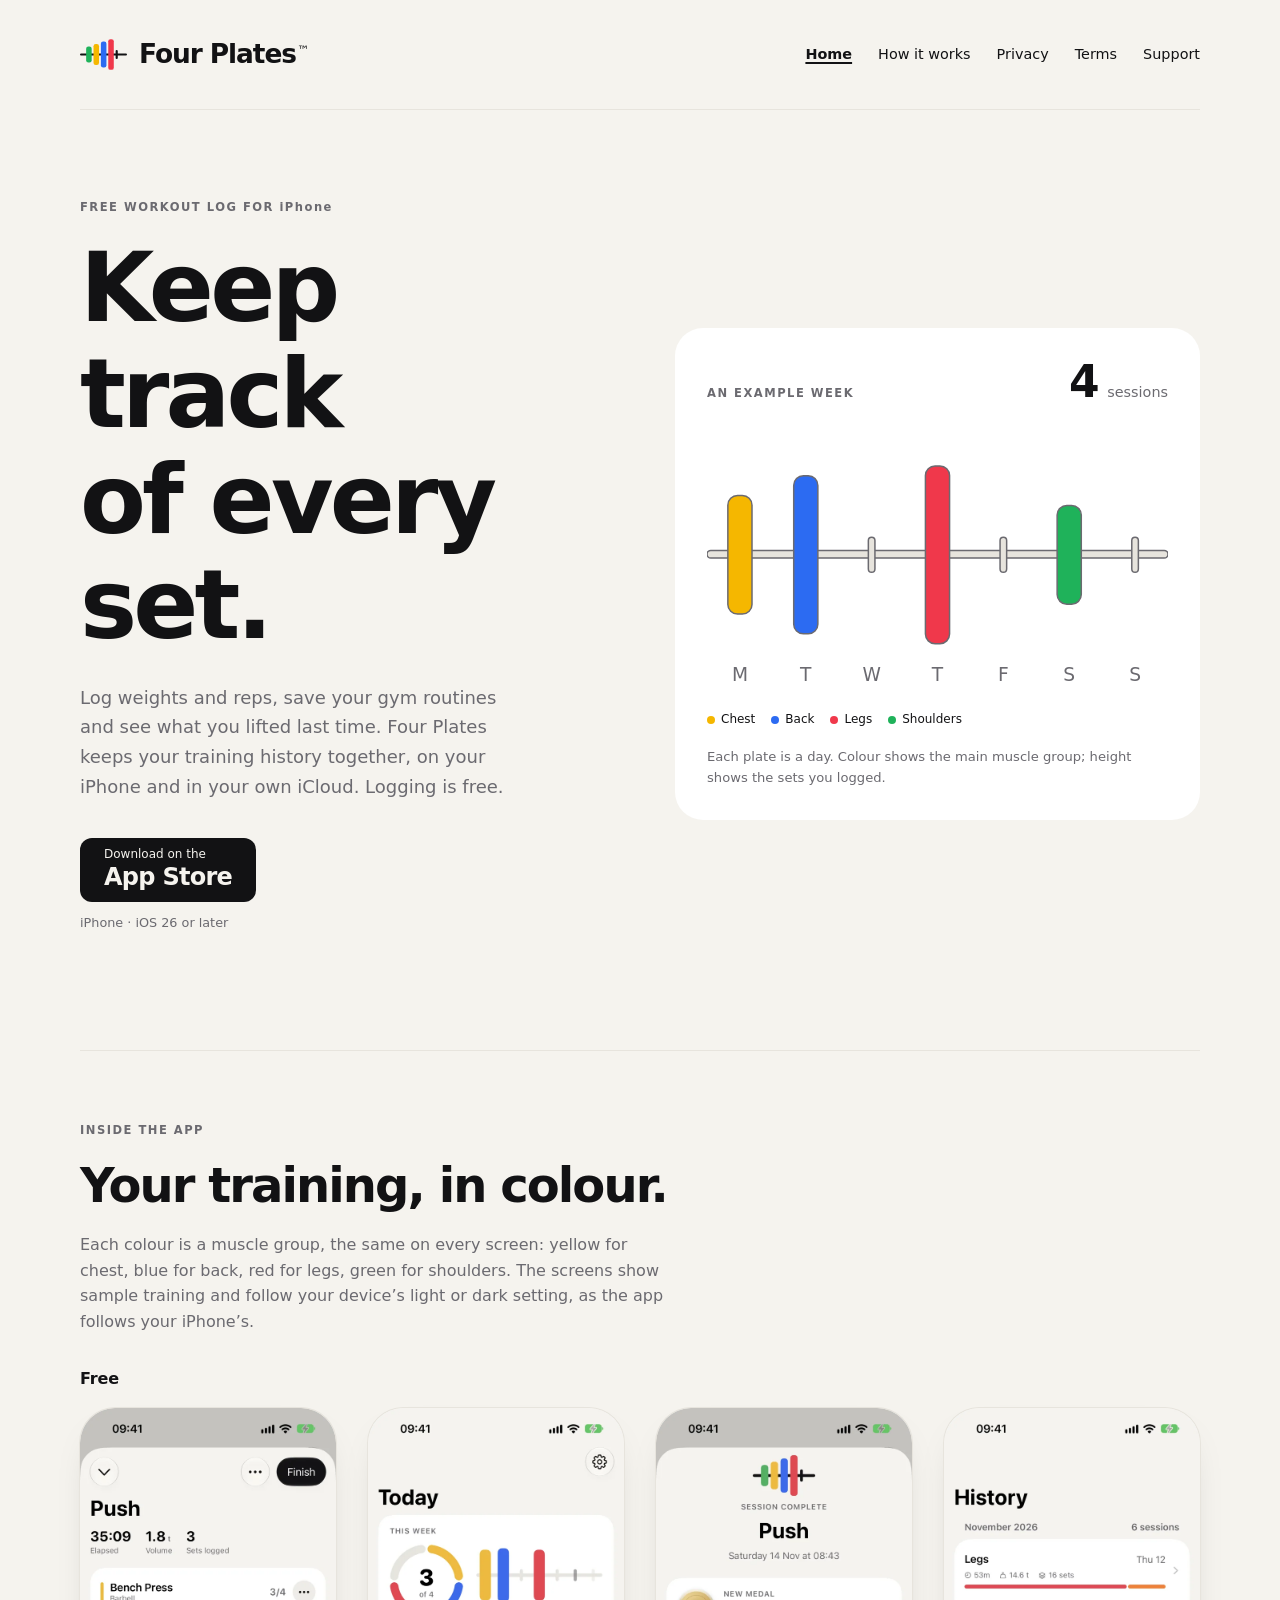
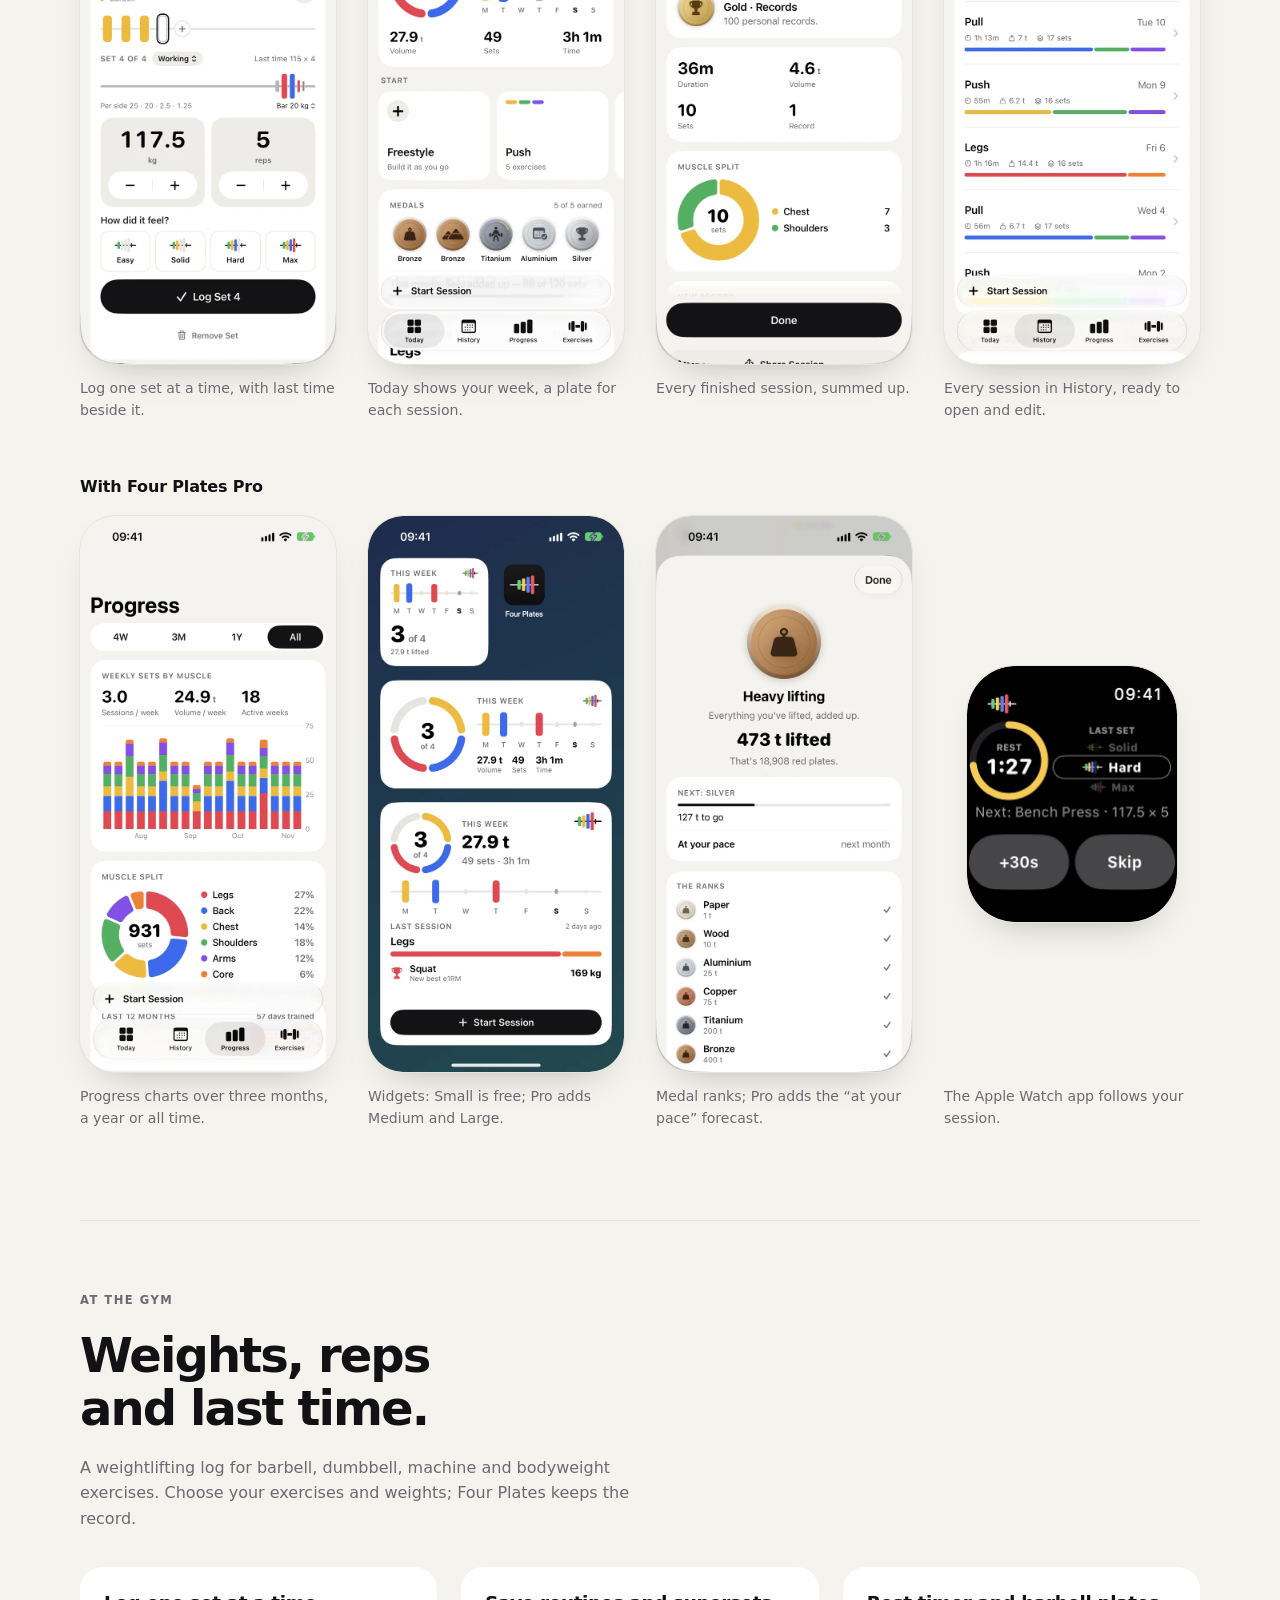
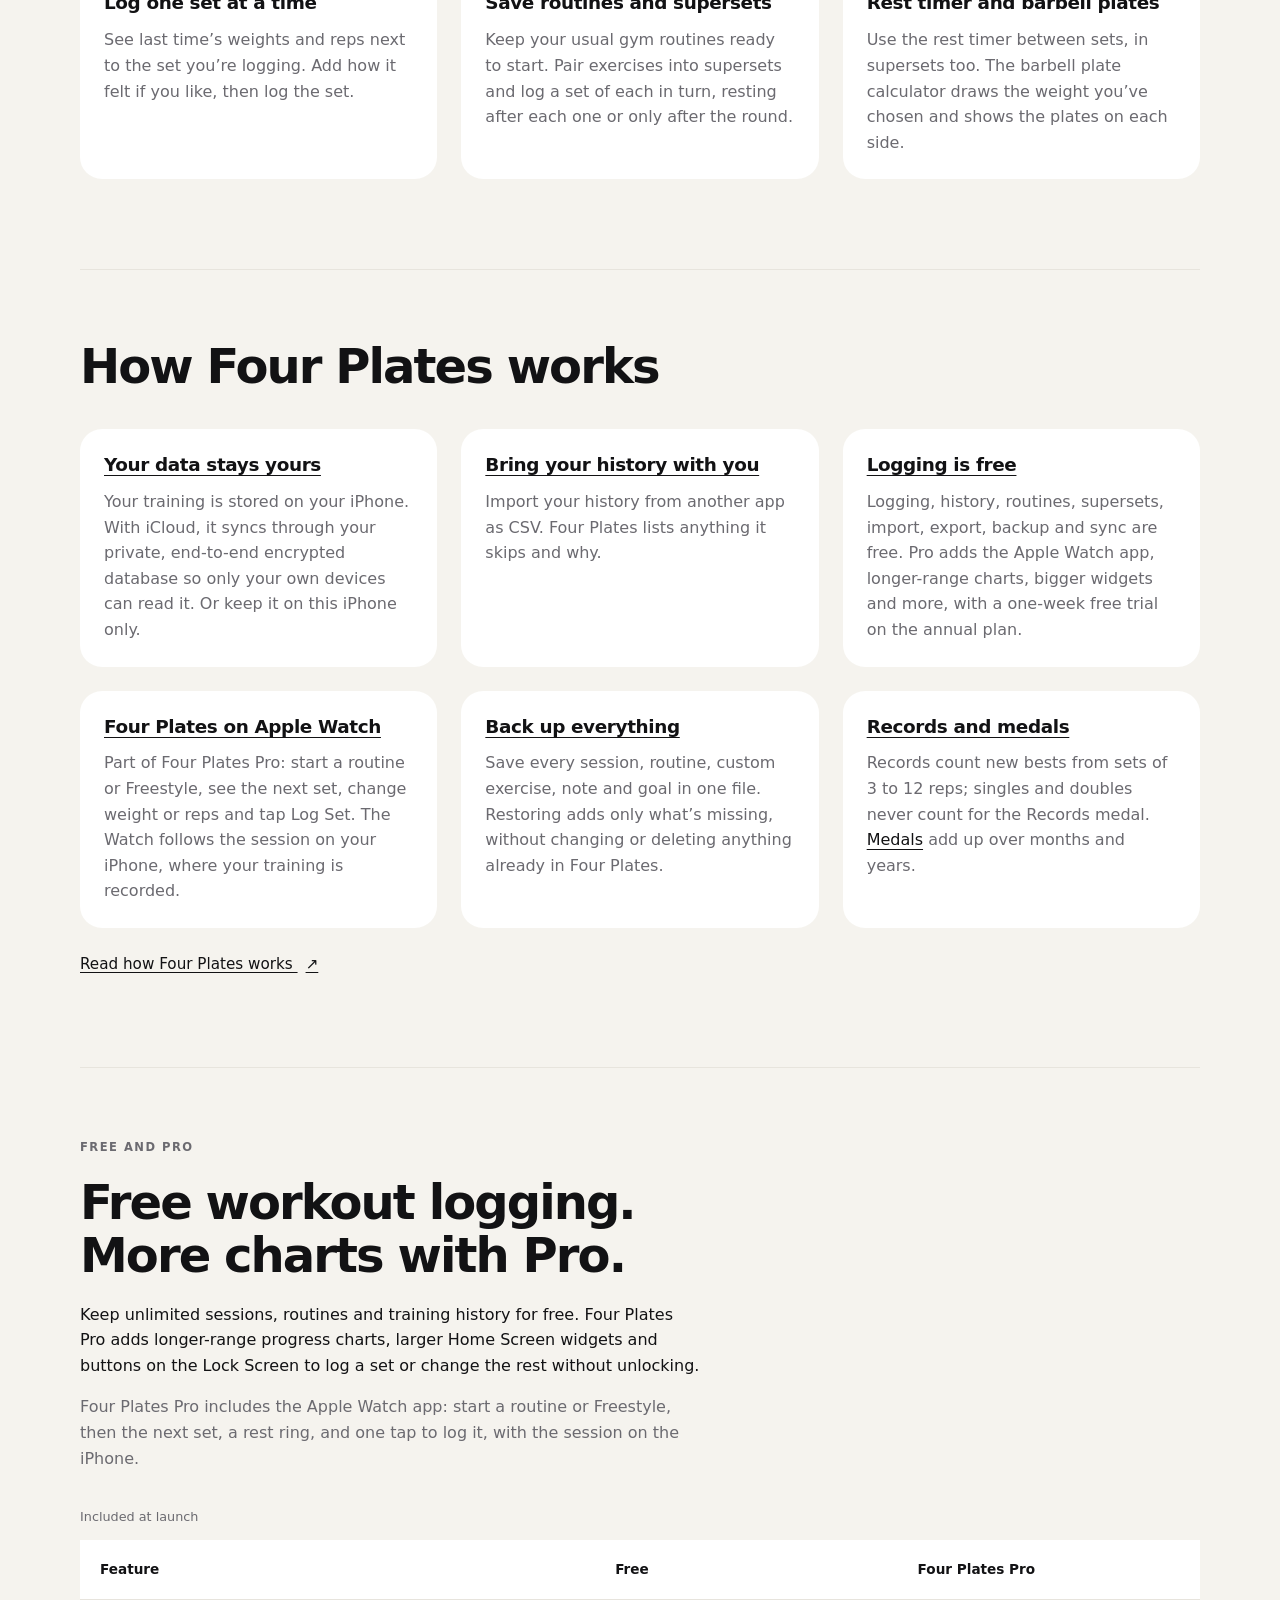
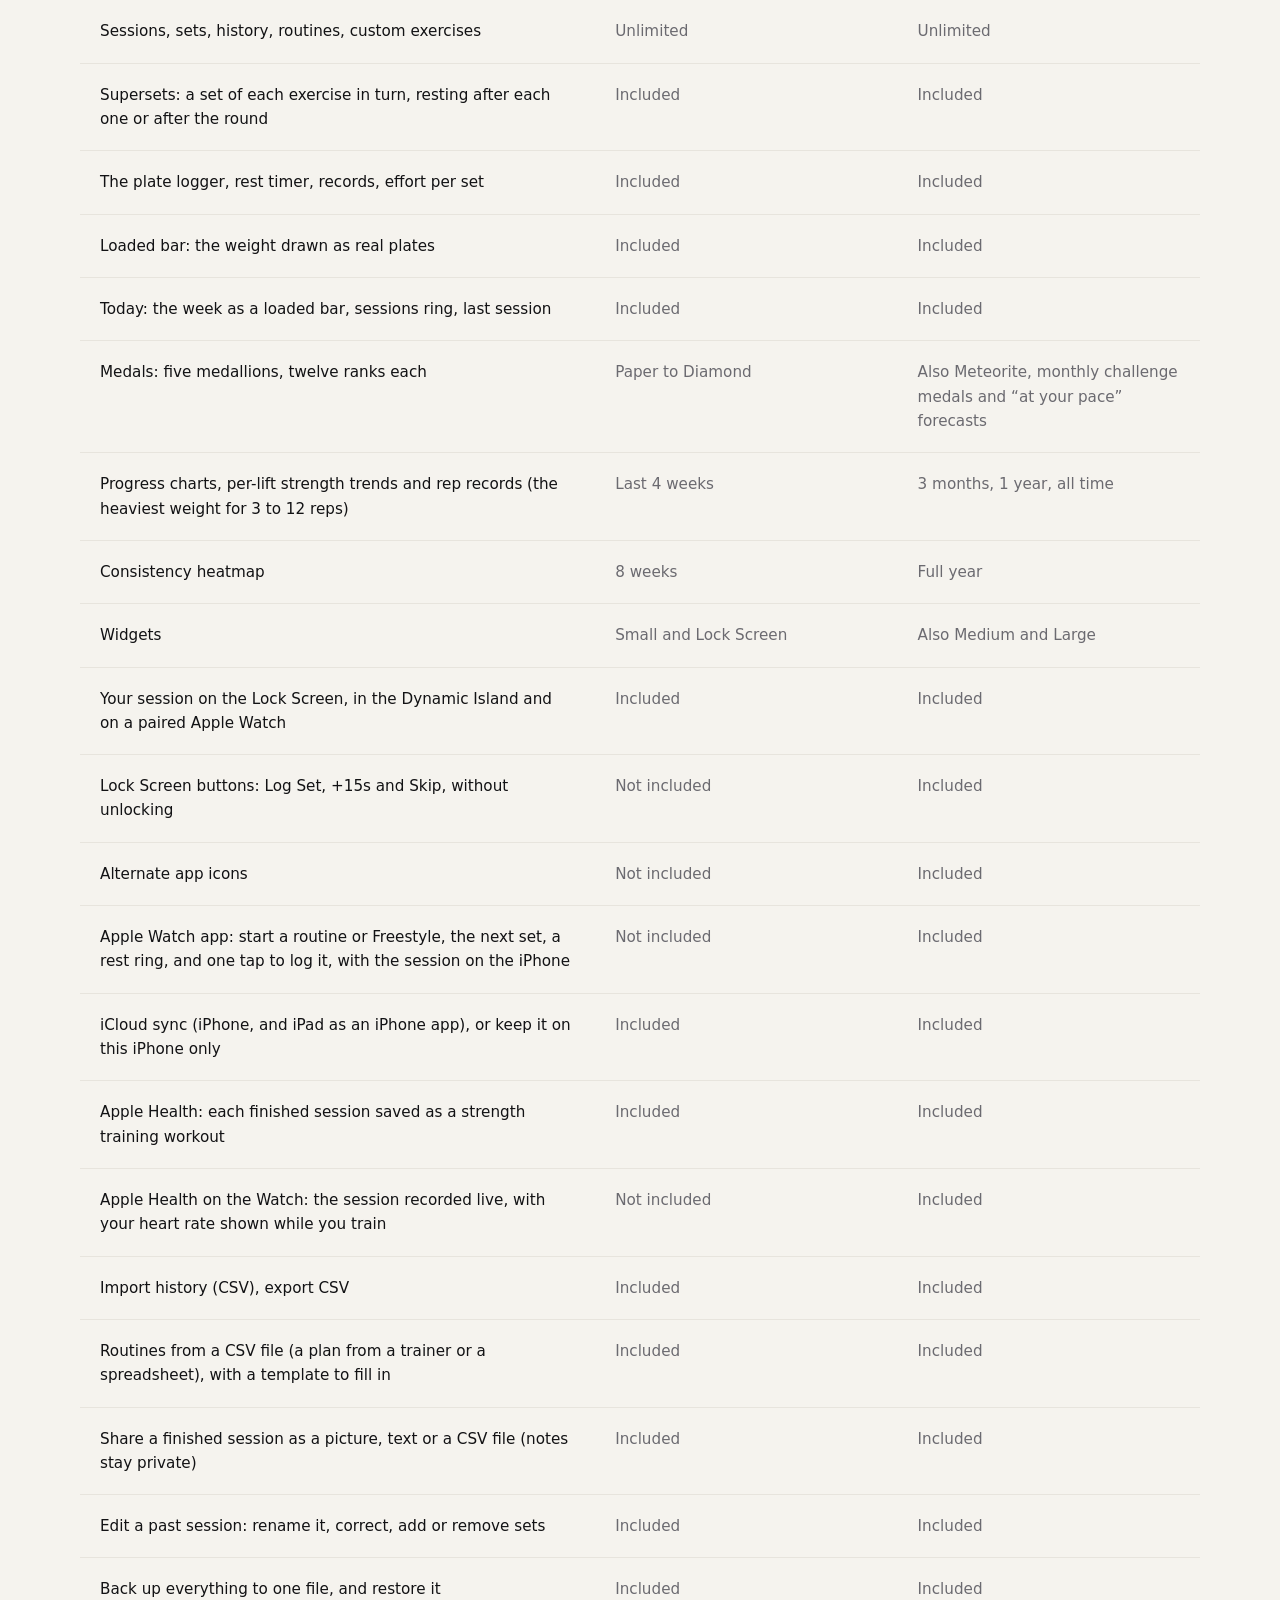
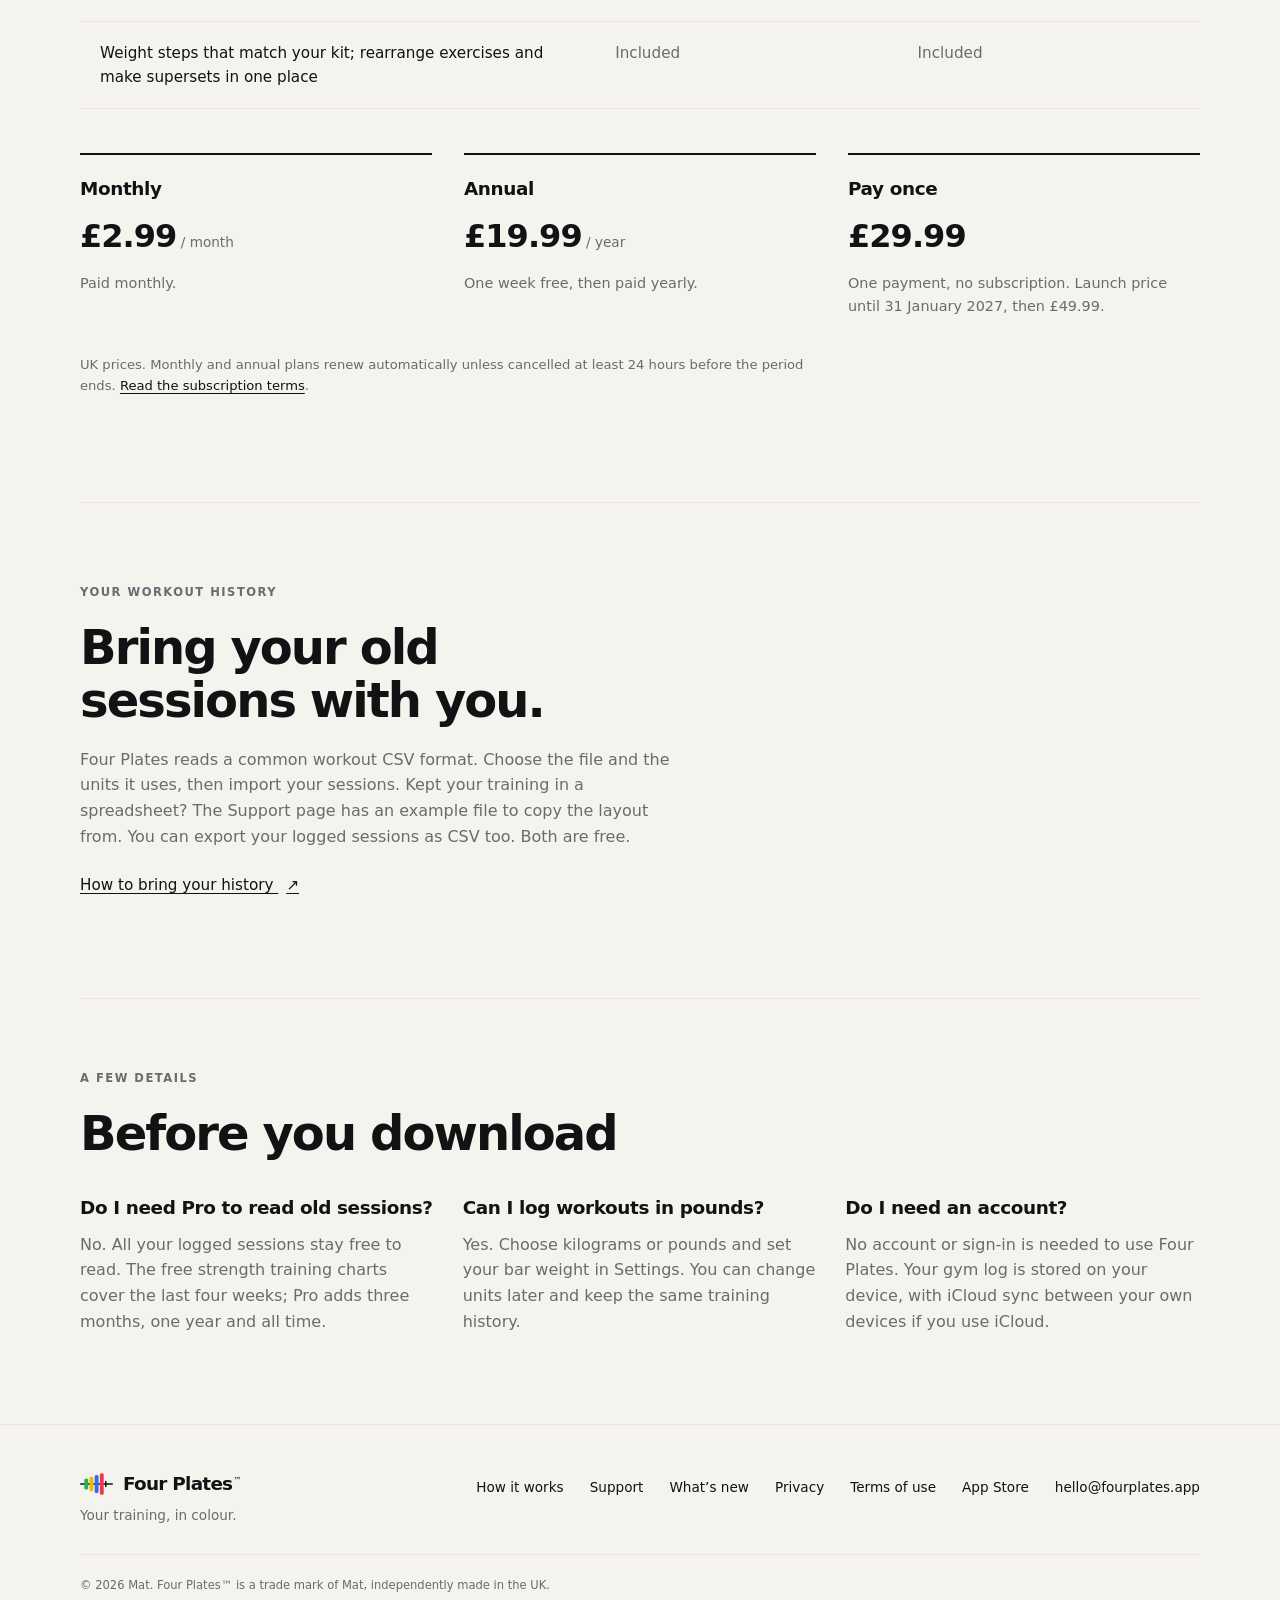
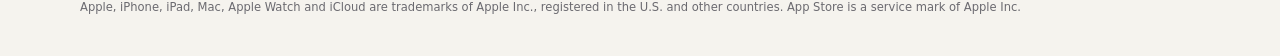
<file: index.html>
<!doctype html>
<html lang="en-GB">
<head>
  <meta charset="utf-8">
  <meta name="viewport" content="width=device-width, initial-scale=1">
  <meta name="apple-itunes-app" content="app-id=6832326538">
  <meta name="color-scheme" content="light dark">
  <meta name="theme-color" content="#F5F3EE" media="(prefers-color-scheme: light)">
  <meta name="theme-color" content="#0B0B0D" media="(prefers-color-scheme: dark)">
  <title>Four Plates — Free workout log &amp; gym tracker for iPhone</title>
  <meta name="description" content="Log sets, reps and weights with Four Plates, a free gym workout tracker for iPhone. Save routines and training history, with a rest timer, supersets and iCloud sync.">
  <link rel="canonical" href="https://fourplates.app/">
  <link rel="icon" href="favicon.svg" type="image/svg+xml">
  <link rel="apple-touch-icon" href="apple-touch-icon.png">
  <link rel="stylesheet" href="style.css">
  <meta property="og:type" content="website">
  <meta property="og:site_name" content="Four Plates">
  <meta property="og:locale" content="en_GB">
  <meta property="og:title" content="Four Plates — Free workout log for iPhone">
  <meta property="og:description" content="Keep track of every set. Log weights and reps, save gym routines and see what you lifted last time.">
  <meta property="og:url" content="https://fourplates.app/">
  <meta property="og:image" content="https://fourplates.app/social-card.png">
  <meta property="og:image:width" content="1200">
  <meta property="og:image:height" content="630">
  <meta property="og:image:alt" content="The Four Plates mark, four coloured plates on a bar, above the words Four Plates: Your training, in colour.">
</head>
<body>
  <a class="skip-link" href="#main">Skip to content</a>
  <header class="site-header">
    <div class="shell">
      <a class="brand" href="./" aria-label="Four Plates home">
        <svg class="brand-mark" viewBox="0 0 153 100" aria-hidden="true">
          <rect class="sleeve" x="0" y="46.5" width="153" height="7" rx="3.5"/>
          <rect class="shoulders" x="20" y="24" width="18" height="52" rx="7.2"/>
          <rect class="chest" x="44" y="16" width="18" height="68" rx="7.2"/>
          <rect class="back" x="68" y="8" width="18" height="84" rx="7.2"/>
          <rect class="legs" x="92" y="0" width="18" height="100" rx="7.2"/>
          <rect class="sleeve" x="116" y="35" width="7" height="30" rx="3.5"/>
        </svg>
        <span>Four Plates<sup class="tm">™</sup></span>
      </a>
      <nav class="site-nav" aria-label="Main">
        <a href="./" aria-current="page">Home</a>
        <a href="how-it-works">How it works</a>
        <a href="privacy">Privacy</a>
        <a href="terms">Terms</a>
        <a href="support">Support</a>
      </nav>
    </div>
  </header>
  <main id="main" class="shell" tabindex="-1">
    <section class="hero" aria-labelledby="intro-title">
      <div class="hero-copy">
        <p class="eyebrow">Free workout log for <span class="product-name">iPhone</span></p>
        <h1 id="intro-title">Keep track<br>of every set.</h1>
        <p class="lede">Log weights and reps, save your gym routines and see what you lifted last time. Four Plates keeps your training history together, on your iPhone and in your own iCloud. Logging is free.</p>
        <a class="store-badge-placeholder" href="https://apps.apple.com/app/id6832326538">
          <span>Download on the</span>
          <strong>App Store</strong>
        </a>
        <p class="small">iPhone · iOS 26 or later</p>
      </div>
      <figure class="week-preview">
        <div class="week-heading">
          <p class="eyebrow">An example week</p>
          <p class="week-total"><strong>4</strong> sessions</p>
        </div>
        <svg class="week-bar" viewBox="0 0 420 210" role="img" aria-labelledby="week-title week-description">
          <title id="week-title">Four sessions, drawn as a loaded bar</title>
          <desc id="week-description">Monday: chest, yellow. Tuesday: back, blue. Thursday: legs, red. Saturday: shoulders, green. Taller plates represent more sets. Wednesday, Friday and Sunday have no session.</desc>
          <rect class="empty-plate" x="0" y="86" width="420" height="7" rx="3.5"/>
          <rect class="chest" x="19" y="36" width="22" height="108" rx="8.8"/>
          <rect class="back" x="79" y="18" width="22" height="144" rx="8.8"/>
          <rect class="empty-plate" x="147" y="74" width="6" height="32" rx="3"/>
          <rect class="legs" x="199" y="9" width="22" height="162" rx="8.8"/>
          <rect class="empty-plate" x="267" y="74" width="6" height="32" rx="3"/>
          <rect class="shoulders" x="319" y="45" width="22" height="90" rx="8.8"/>
          <rect class="empty-plate" x="387" y="74" width="6" height="32" rx="3"/>
          <g class="day-label" text-anchor="middle" aria-hidden="true">
            <text x="30" y="205">M</text><text x="90" y="205">T</text>
            <text x="150" y="205">W</text><text x="210" y="205">T</text>
            <text x="270" y="205">F</text><text x="330" y="205">S</text>
            <text x="390" y="205">S</text>
          </g>
        </svg>
        <ul class="muscle-key" aria-label="Muscle colours in this example">
          <li><span class="dot chest" aria-hidden="true"></span>Chest</li>
          <li><span class="dot back" aria-hidden="true"></span>Back</li>
          <li><span class="dot legs" aria-hidden="true"></span>Legs</li>
          <li><span class="dot shoulders" aria-hidden="true"></span>Shoulders</li>
        </ul>
        <figcaption>Each plate is a day. Colour shows the main muscle group; height shows the sets you logged.</figcaption>
      </figure>
    </section>

    <section class="screens-section" aria-labelledby="screens-title">
      <div class="section-intro">
        <p class="eyebrow">Inside the app</p>
        <h2 id="screens-title">Your training, in colour.</h2>
        <p>Each colour is a muscle group, the same on every screen: yellow for chest, blue for back, red for legs, green for shoulders. The screens show sample training and follow your device’s light or dark setting, as the app follows your <span class="product-name">iPhone</span>’s.</p>
      </div>
      <h3 class="screens-heading">Free</h3>
      <div class="screens">
        <figure>
          <picture>
            <source srcset="screens/dark/logger.webp" media="(prefers-color-scheme: dark)">
            <img class="phone-screen" src="screens/light/logger.webp" width="640" height="1391" loading="lazy" decoding="async" alt="The logger: set 4 of 4 of Bench Press at 117.5 kg for 5 reps, the plates drawn on the bar, last time’s 115 kg for 4 beside it, and Easy, Solid, Hard and Max to say how it felt.">
          </picture>
          <figcaption>Log one set at a time, with last time beside it.</figcaption>
        </figure>
        <figure>
          <picture>
            <source srcset="screens/dark/today.webp" media="(prefers-color-scheme: dark)">
            <img class="phone-screen" src="screens/light/today.webp" width="640" height="1391" loading="lazy" decoding="async" alt="Today: three of four sessions this week, drawn as coloured plates on a bar, with the week’s volume, sets and time, routines to start and medals.">
          </picture>
          <figcaption>Today shows your week, a plate for each session.</figcaption>
        </figure>
        <figure>
          <picture>
            <source srcset="screens/dark/summary.webp" media="(prefers-color-scheme: dark)">
            <img class="phone-screen" src="screens/light/summary.webp" width="640" height="1391" loading="lazy" decoding="async" alt="A finished Push session: 35 minutes, 10 sets, 4.6 tonnes, and its muscle split of 7 chest and 3 shoulder sets.">
          </picture>
          <figcaption>Every finished session, summed up.</figcaption>
        </figure>
        <figure>
          <picture>
            <source srcset="screens/dark/history.webp" media="(prefers-color-scheme: dark)">
            <img class="phone-screen" src="screens/light/history.webp" width="640" height="1391" loading="lazy" decoding="async" alt="History: November’s sessions, each with its time, volume, sets and a bar coloured by muscle group.">
          </picture>
          <figcaption>Every session in History, ready to open and edit.</figcaption>
        </figure>
      </div>
      <h3 class="screens-heading">With Four Plates Pro</h3>
      <div class="screens">
        <figure>
          <picture>
            <source srcset="screens/dark/progress.webp" media="(prefers-color-scheme: dark)">
            <img class="phone-screen" src="screens/light/progress.webp" width="640" height="1391" loading="lazy" decoding="async" alt="Progress over all time: weekly sets stacked by muscle group, and the muscle split across 931 sets.">
          </picture>
          <figcaption>Progress charts over three months, a year or all time.</figcaption>
        </figure>
        <figure>
          <picture>
            <source srcset="screens/dark/home-screen.webp" media="(prefers-color-scheme: dark)">
            <img class="phone-screen" src="screens/light/home-screen.webp" width="640" height="1391" loading="lazy" decoding="async" alt="A Home Screen with the Small, Medium and Large Four Plates widgets, each showing three of four sessions this week.">
          </picture>
          <figcaption>Widgets: Small is free; Pro adds Medium and Large.</figcaption>
        </figure>
        <figure>
          <picture>
            <source srcset="screens/dark/medal-detail.webp" media="(prefers-color-scheme: dark)">
            <img class="phone-screen" src="screens/light/medal-detail.webp" width="640" height="1391" loading="lazy" decoding="async" alt="The Heavy lifting medal: 473 tonnes lifted, 127 tonnes to the next rank, and its ranks from Paper upwards.">
          </picture>
          <figcaption>Medal ranks; Pro adds the “at your pace” forecast.</figcaption>
        </figure>
        <figure class="watch">
          <div class="watch-frame">
            <img class="watch-screen" src="screens/watch-rest.webp" width="422" height="514" loading="lazy" decoding="async" alt="The Apple Watch app resting between sets: a ring counting down 1:27, the last set marked Hard, the next set Bench Press at 117.5 kg for 5, and buttons to add 30 seconds or skip.">
          </div>
          <figcaption>The Apple Watch app follows your session.</figcaption>
        </figure>
      </div>
    </section>

    <section class="logging-section" aria-labelledby="logging-title">
      <div class="section-intro">
        <p class="eyebrow">At the gym</p>
        <h2 id="logging-title">Weights, reps and last time.</h2>
        <p>A weightlifting log for barbell, dumbbell, machine and bodyweight exercises. Choose your exercises and weights; Four Plates keeps the record.</p>
      </div>
      <div class="feature-grid">
        <article>
          <h3>Log one set at a time</h3>
          <p>See last time’s weights and reps next to the set you’re logging. Add how it felt if you like, then log the set.</p>
        </article>
        <article>
          <h3>Save routines and supersets</h3>
          <p>Keep your usual gym routines ready to start. Pair exercises into supersets and log a set of each in turn, resting after each one or only after the round.</p>
        </article>
        <article>
          <h3>Rest timer and barbell plates</h3>
          <p>Use the rest timer between sets, in supersets too. The barbell plate calculator draws the weight you’ve chosen and shows the plates on each side.</p>
        </article>
      </div>
    </section>

    <section class="feature-section how-section" id="how-it-works" aria-labelledby="how-title">
      <div class="section-intro">
        <h2 id="how-title">How Four Plates works</h2>
      </div>
      <div class="feature-grid">
        <article>
          <h3><a href="how-it-works#your-data">Your data stays yours</a></h3>
          <p>Your training is stored on your iPhone. With iCloud, it syncs through your private, end-to-end encrypted database so only your own devices can read it. Or keep it on this iPhone only.</p>
        </article>
        <article>
          <h3><a href="how-it-works#importing-and-exporting">Bring your history with you</a></h3>
          <p>Import your history from another app as CSV. Four Plates lists anything it skips and why.</p>
        </article>
        <article>
          <h3><a href="how-it-works#four-plates-pro">Logging is free</a></h3>
          <p>Logging, history, routines, supersets, import, export, backup and sync are free. Pro adds the Apple Watch app, longer-range charts, bigger widgets and more, with a one-week free trial on the annual plan.</p>
        </article>
        <article>
          <h3><a href="how-it-works#apple-watch">Four Plates on Apple Watch</a></h3>
          <p>Part of Four Plates Pro: start a routine or Freestyle, see the next set, change weight or reps and tap Log Set. The Watch follows the session on your iPhone, where your training is recorded.</p>
        </article>
        <article>
          <h3><a href="how-it-works#backing-up">Back up everything</a></h3>
          <p>Save every session, routine, custom exercise, note and goal in one file. Restoring adds only what’s missing, without changing or deleting anything already in Four Plates.</p>
        </article>
        <article>
          <h3><a href="how-it-works#records">Records and medals</a></h3>
          <p>Records count new bests from sets of 3 to 12 reps; singles and doubles never count for the Records medal. <a href="how-it-works#medals">Medals</a> add up over months and years.</p>
        </article>
      </div>
      <a class="text-link" href="how-it-works">Read how Four Plates works <span aria-hidden="true">↗</span></a>
    </section>

    <section class="feature-section" id="free-and-pro" aria-labelledby="free-title">
      <div class="section-intro">
        <p class="eyebrow">Free and Pro</p>
        <h2 id="free-title">Free workout logging.<br>More charts with Pro.</h2>
        <p>Keep unlimited sessions, routines and training history for free. Four Plates Pro adds longer-range progress charts, larger Home Screen widgets and buttons on the Lock Screen to log a set or change the rest without unlocking.</p>
        <p>Four Plates Pro includes the Apple Watch app: start a routine or Freestyle, then the next set, a rest ring, and one tap to log it, with the session on the iPhone.</p>
      </div>
      <table class="comparison">
        <caption>Included at launch</caption>
        <colgroup><col class="feature-column"><col><col></colgroup>
        <thead><tr><th scope="col">Feature</th><th scope="col">Free</th><th scope="col">Four Plates Pro</th></tr></thead>
        <tbody>
          <tr><th scope="row">Sessions, sets, history, routines, custom exercises</th><td>Unlimited</td><td>Unlimited</td></tr>
          <tr><th scope="row">Supersets: a set of each exercise in turn, resting after each one or after the round</th><td>Included</td><td>Included</td></tr>
          <tr><th scope="row">The plate logger, rest timer, records, effort per set</th><td>Included</td><td>Included</td></tr>
          <tr><th scope="row">Loaded bar: the weight drawn as real plates</th><td>Included</td><td>Included</td></tr>
          <tr><th scope="row">Today: the week as a loaded bar, sessions ring, last session</th><td>Included</td><td>Included</td></tr>
          <tr><th scope="row">Medals: five medallions, twelve ranks each</th><td>Paper to Diamond</td><td>Also Meteorite, monthly challenge medals and “at your pace” forecasts</td></tr>
          <tr><th scope="row">Progress charts, per-lift strength trends and rep records (the heaviest weight for 3 to 12 reps)</th><td>Last 4 weeks</td><td>3 months, 1 year, all time</td></tr>
          <tr><th scope="row">Consistency heatmap</th><td>8 weeks</td><td>Full year</td></tr>
          <tr><th scope="row">Widgets</th><td>Small and Lock Screen</td><td>Also Medium and Large</td></tr>
          <tr><th scope="row">Your session on the Lock Screen, in the Dynamic Island and on a paired Apple Watch</th><td>Included</td><td>Included</td></tr>
          <tr><th scope="row">Lock Screen buttons: Log Set, +15s and Skip, without unlocking</th><td>Not included</td><td>Included</td></tr>
          <tr><th scope="row">Alternate app icons</th><td>Not included</td><td>Included</td></tr>
          <tr><th scope="row">Apple Watch app: start a routine or Freestyle, the next set, a rest ring, and one tap to log it, with the session on the iPhone</th><td>Not included</td><td>Included</td></tr>
          <tr><th scope="row">iCloud sync (iPhone, and iPad as an iPhone app), or keep it on this iPhone only</th><td>Included</td><td>Included</td></tr>
          <tr><th scope="row">Apple Health: each finished session saved as a strength training workout</th><td>Included</td><td>Included</td></tr>
          <tr><th scope="row">Apple Health on the Watch: the session recorded live, with your heart rate shown while you train</th><td>Not included</td><td>Included</td></tr>
          <tr><th scope="row">Import history (CSV), export CSV</th><td>Included</td><td>Included</td></tr>
          <tr><th scope="row">Routines from a CSV file (a plan from a trainer or a spreadsheet), with a template to fill in</th><td>Included</td><td>Included</td></tr>
          <tr><th scope="row">Share a finished session as a picture, text or a CSV file (notes stay private)</th><td>Included</td><td>Included</td></tr>
          <tr><th scope="row">Edit a past session: rename it, correct, add or remove sets</th><td>Included</td><td>Included</td></tr>
          <tr><th scope="row">Back up everything to one file, and restore it</th><td>Included</td><td>Included</td></tr>
          <tr><th scope="row">Weight steps that match your kit; rearrange exercises and make supersets in one place</th><td>Included</td><td>Included</td></tr>
        </tbody>
      </table>
      <div class="pricing" role="group" aria-label="Four Plates Pro prices in the UK">
        <div><h3>Monthly</h3><p class="price">£2.99<span> / month</span></p><p>Paid monthly.</p></div>
        <div><h3>Annual</h3><p class="price">£19.99<span> / year</span></p><p>One week free, then paid yearly.</p></div>
        <div><h3>Pay once</h3><p class="price">£29.99</p><p>One payment, no subscription. Launch price until 31 January 2027, then £49.99.</p></div>
      </div>
      <p class="pricing-note">UK prices. Monthly and annual plans renew automatically unless cancelled at least 24 hours before the period ends. <a href="terms#subscriptions">Read the subscription terms</a>.</p>
    </section>

    <section class="switch-section" aria-labelledby="switch-title">
      <p class="eyebrow">Your workout history</p>
      <h2 id="switch-title">Bring your old sessions with you.</h2>
      <p>Four Plates reads a common workout CSV format. Choose the file and the units it uses, then import your sessions. Kept your training in a spreadsheet? The Support page has an example file to copy the layout from. You can export your logged sessions as CSV too. Both are free.</p>
      <a class="text-link" href="support#importing">How to bring your history <span aria-hidden="true">↗</span></a>
    </section>
    <section class="questions-section" aria-labelledby="questions-title">
      <div class="section-intro">
        <p class="eyebrow">A few details</p>
        <h2 id="questions-title">Before you download</h2>
      </div>
      <div class="questions">
        <article>
          <h3>Do I need Pro to read old sessions?</h3>
          <p>No. All your logged sessions stay free to read. The free strength training charts cover the last four weeks; Pro adds three months, one year and all time.</p>
        </article>
        <article>
          <h3>Can I log workouts in pounds?</h3>
          <p>Yes. Choose kilograms or pounds and set your bar weight in Settings. You can change units later and keep the same training history.</p>
        </article>
        <article>
          <h3>Do I need an account?</h3>
          <p>No account or sign-in is needed to use Four Plates. Your gym log is stored on your device, with iCloud sync between your own devices if you use iCloud.</p>
        </article>
      </div>
    </section>
  </main>
  <footer class="site-footer">
    <div class="shell">
      <div class="footer-brand">
        <a class="brand" href="./" aria-label="Four Plates home">
          <svg class="brand-mark" viewBox="0 0 153 100" aria-hidden="true">
            <rect class="sleeve" x="0" y="46.5" width="153" height="7" rx="3.5"/>
            <rect class="shoulders" x="20" y="24" width="18" height="52" rx="7.2"/>
            <rect class="chest" x="44" y="16" width="18" height="68" rx="7.2"/>
            <rect class="back" x="68" y="8" width="18" height="84" rx="7.2"/>
            <rect class="legs" x="92" y="0" width="18" height="100" rx="7.2"/>
            <rect class="sleeve" x="116" y="35" width="7" height="30" rx="3.5"/>
          </svg>
          <span>Four Plates<sup class="tm">™</sup></span>
        </a>
        <p>Your training, in colour.</p>
      </div>
      <nav aria-label="Footer">
        <a href="how-it-works">How it works</a>
        <a href="support">Support</a>
        <a href="whats-new">What’s new</a>
        <a href="privacy">Privacy</a>
        <a href="terms">Terms of use</a>
        <a href="https://apps.apple.com/app/id6832326538">App Store</a>
        <a href="mailto:hello@fourplates.app">hello@fourplates.app</a>
      </nav>
      <div class="credits">
        <p>© 2026 Mat. Four Plates™ is a trade mark of Mat, independently made in the UK.</p>
        <p>Apple, iPhone, iPad, Mac, Apple Watch and iCloud are trademarks of Apple Inc., registered in the U.S. and other countries. App Store is a service mark of Apple Inc.</p>
      </div>
    </div>
  </footer>
</body>
</html>
</file>
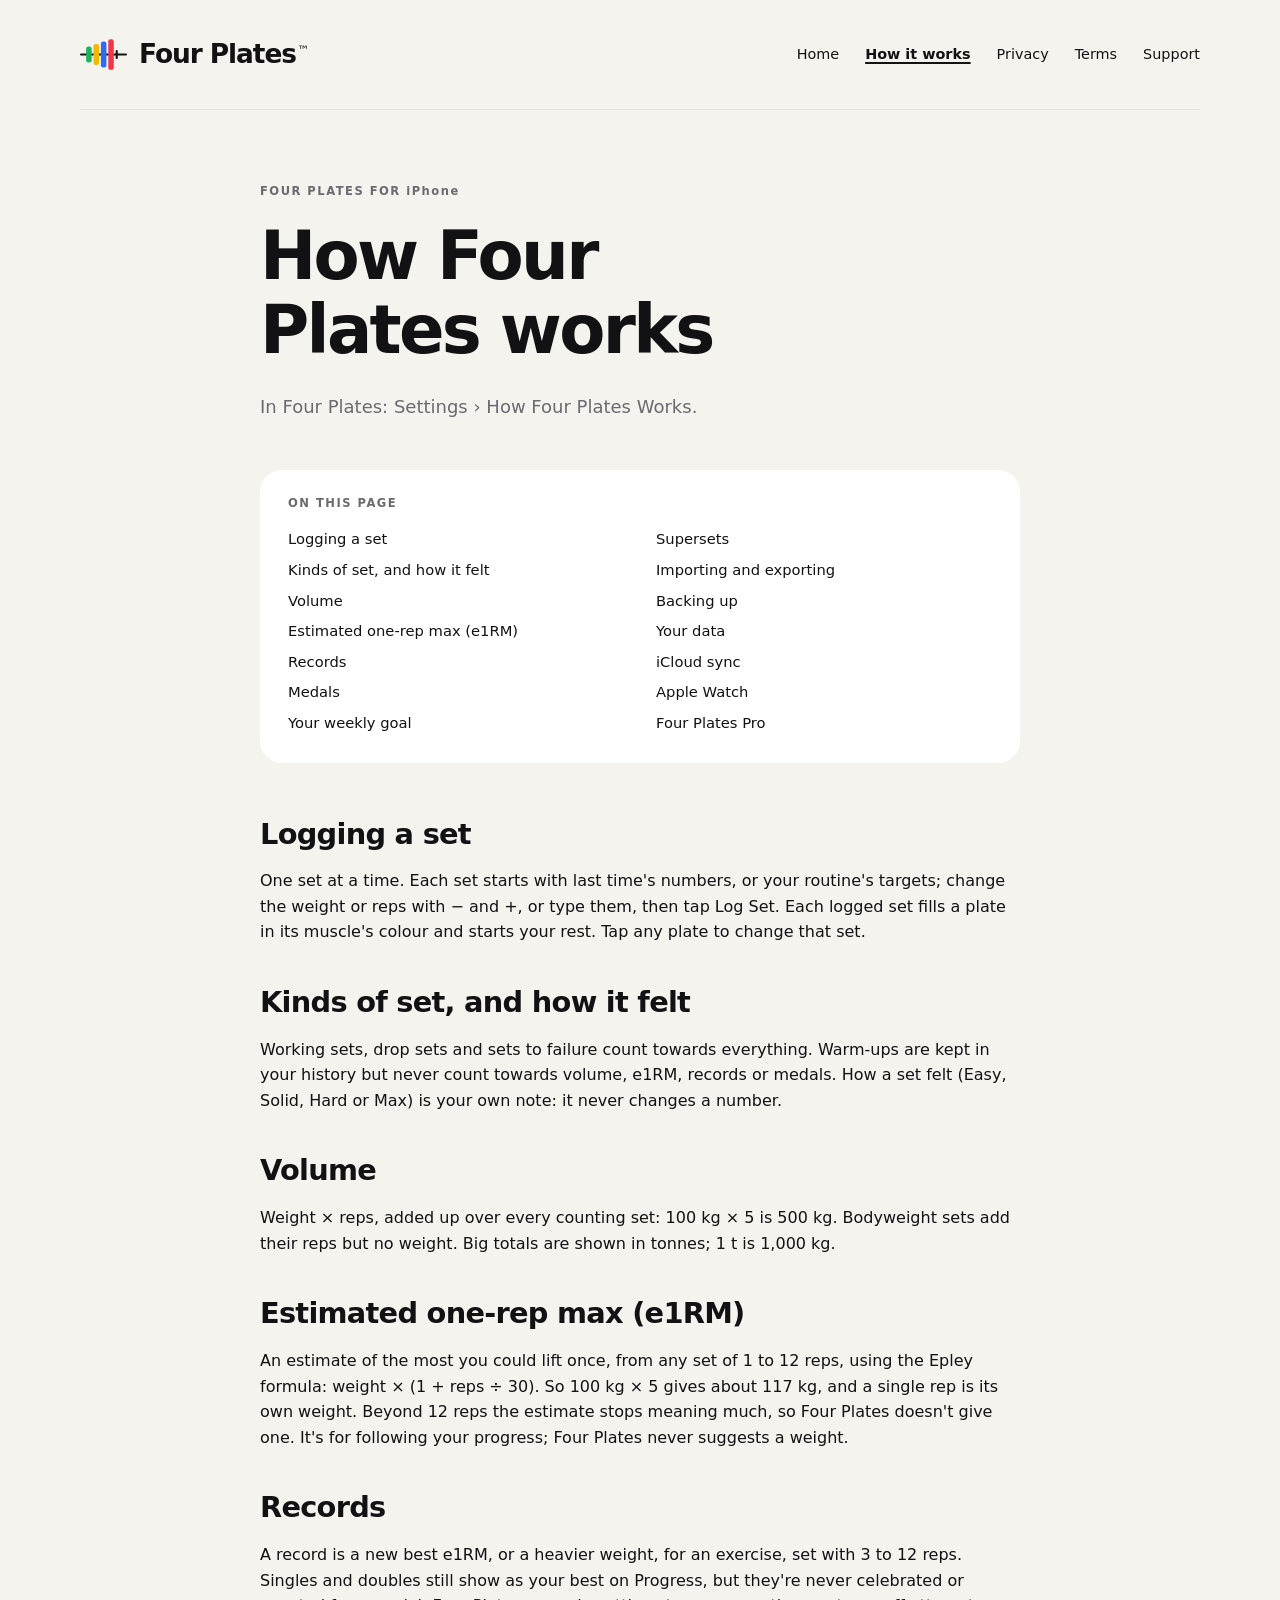
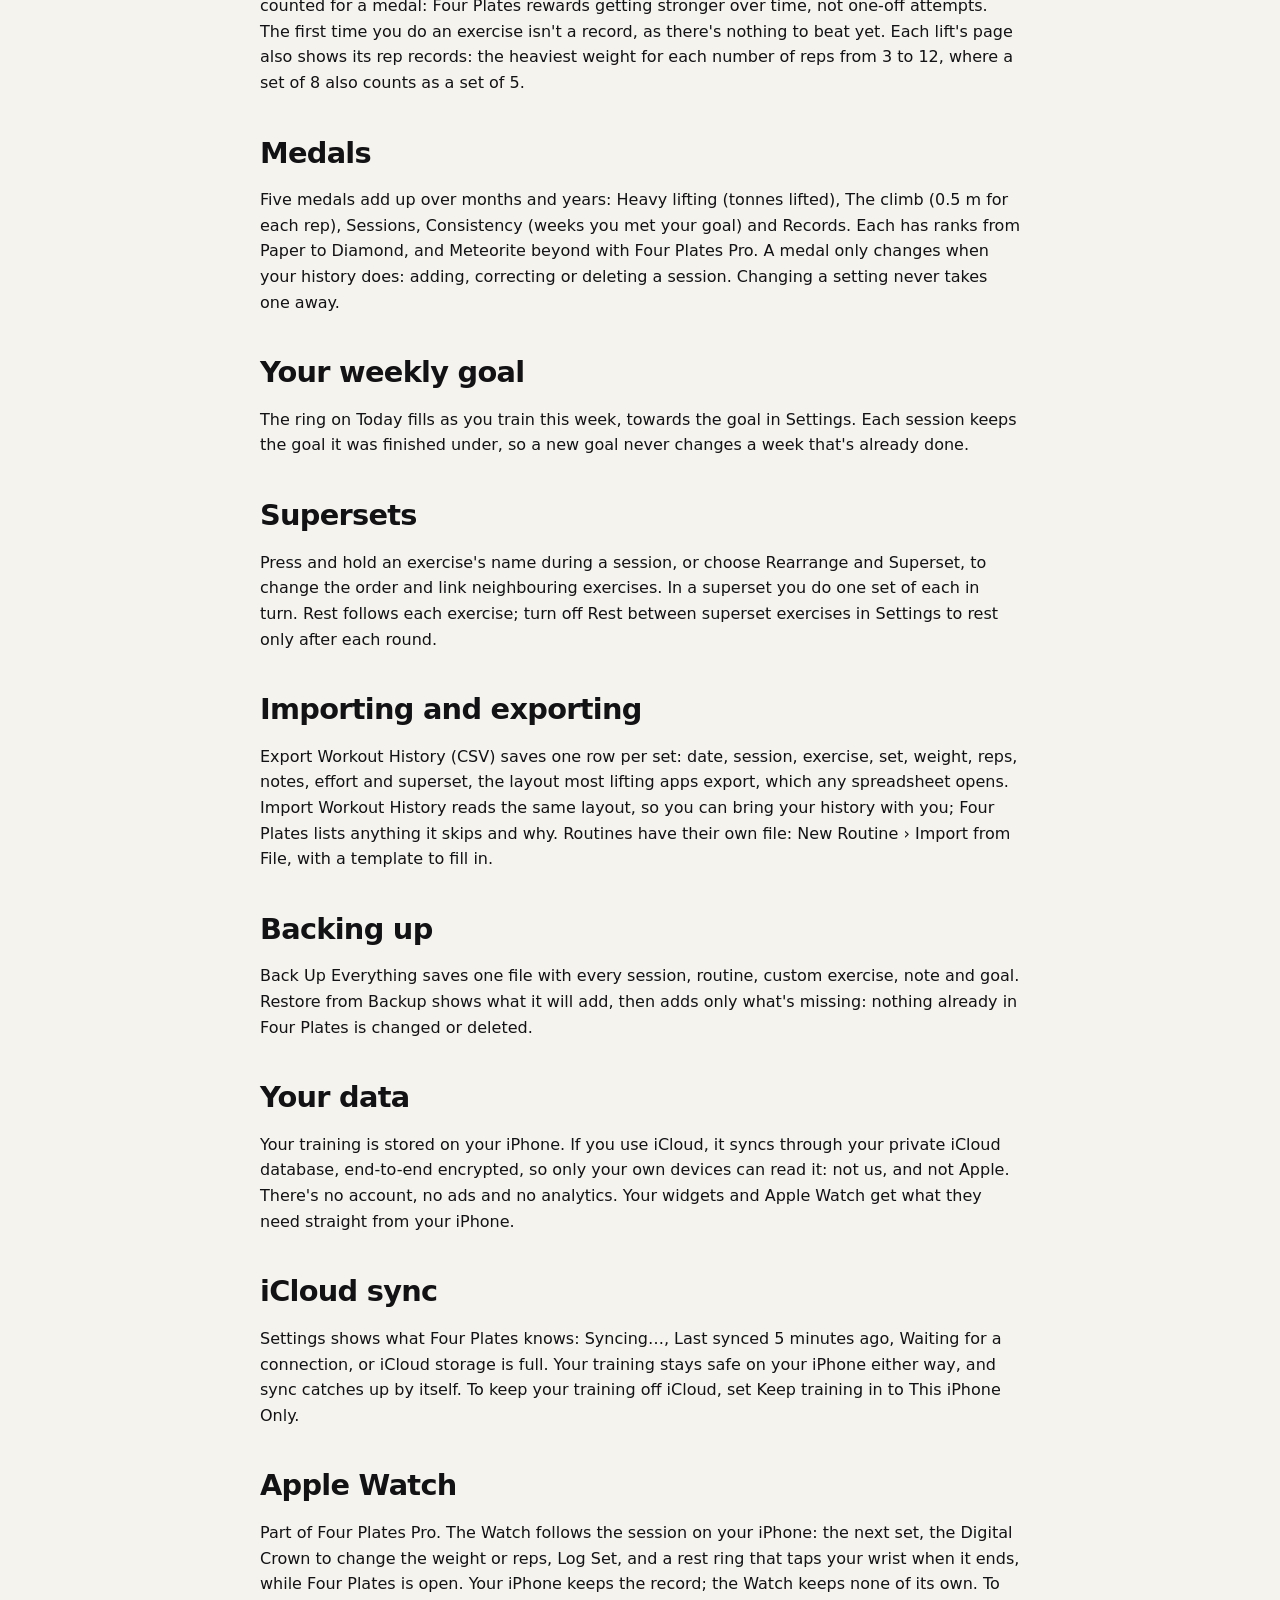
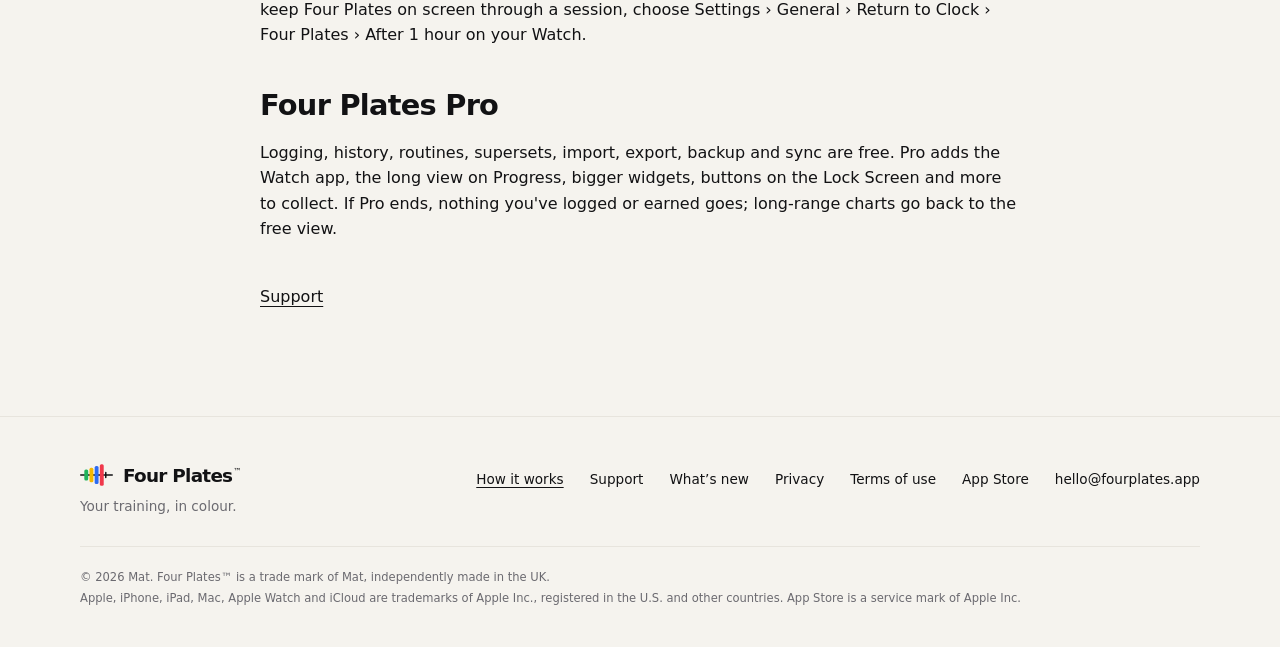
<file: how-it-works.html>
<!doctype html>
<html lang="en-GB">
<head>
  <meta charset="utf-8">
  <meta name="viewport" content="width=device-width, initial-scale=1">
  <meta name="apple-itunes-app" content="app-id=6832326538">
  <meta name="color-scheme" content="light dark">
  <meta name="theme-color" content="#F5F3EE" media="(prefers-color-scheme: light)">
  <meta name="theme-color" content="#0B0B0D" media="(prefers-color-scheme: dark)">
  <title>How it works · Four Plates</title>
  <meta name="description" content="How Four Plates logs your sets, counts records and medals, imports and backs up your history, keeps your data private and works with Apple Watch.">
  <link rel="canonical" href="https://fourplates.app/how-it-works">
  <link rel="icon" href="favicon.svg" type="image/svg+xml">
  <link rel="apple-touch-icon" href="apple-touch-icon.png">
  <link rel="stylesheet" href="style.css">
  <meta property="og:type" content="website">
  <meta property="og:site_name" content="Four Plates">
  <meta property="og:locale" content="en_GB">
  <meta property="og:title" content="How Four Plates works">
  <meta property="og:description" content="How Four Plates logs your sets, counts records and medals, imports and backs up your history, keeps your data private and works with Apple Watch.">
  <meta property="og:url" content="https://fourplates.app/how-it-works">
  <meta property="og:image" content="https://fourplates.app/social-card.png">
  <meta property="og:image:width" content="1200">
  <meta property="og:image:height" content="630">
  <meta property="og:image:alt" content="The Four Plates mark, four coloured plates on a bar, above the words Four Plates: Your training, in colour.">
</head>
<body>
  <a class="skip-link" href="#main">Skip to content</a>
  <header class="site-header">
    <div class="shell">
      <a class="brand" href="./" aria-label="Four Plates home">
        <svg class="brand-mark" viewBox="0 0 153 100" aria-hidden="true">
          <rect class="sleeve" x="0" y="46.5" width="153" height="7" rx="3.5"/>
          <rect class="shoulders" x="20" y="24" width="18" height="52" rx="7.2"/>
          <rect class="chest" x="44" y="16" width="18" height="68" rx="7.2"/>
          <rect class="back" x="68" y="8" width="18" height="84" rx="7.2"/>
          <rect class="legs" x="92" y="0" width="18" height="100" rx="7.2"/>
          <rect class="sleeve" x="116" y="35" width="7" height="30" rx="3.5"/>
        </svg>
        <span>Four Plates<sup class="tm">™</sup></span>
      </a>
      <nav class="site-nav" aria-label="Main">
        <a href="./">Home</a>
        <a href="how-it-works" aria-current="page">How it works</a>
        <a href="privacy">Privacy</a>
        <a href="terms">Terms</a>
        <a href="support">Support</a>
      </nav>
    </div>
  </header>

  <main id="main" class="shell document" tabindex="-1">
    <p class="eyebrow">Four Plates for <span class="product-name">iPhone</span></p>
    <h1>How Four Plates works</h1>
    <p class="lede">In Four Plates: Settings › How Four Plates Works.</p>
    <nav class="contents" aria-label="On this page">
      <p class="eyebrow">On this page</p>
      <ol>
        <li><a href="#logging-a-set">Logging a set</a></li>
        <li><a href="#kinds-of-set">Kinds of set, and how it felt</a></li>
        <li><a href="#volume">Volume</a></li>
        <li><a href="#e1rm">Estimated one-rep max (e1RM)</a></li>
        <li><a href="#records">Records</a></li>
        <li><a href="#medals">Medals</a></li>
        <li><a href="#weekly-goal">Your weekly goal</a></li>
        <li><a href="#supersets">Supersets</a></li>
        <li><a href="#importing-and-exporting">Importing and exporting</a></li>
        <li><a href="#backing-up">Backing up</a></li>
        <li><a href="#your-data">Your data</a></li>
        <li><a href="#icloud-sync">iCloud sync</a></li>
        <li><a href="#apple-watch">Apple Watch</a></li>
        <li><a href="#four-plates-pro">Four Plates Pro</a></li>
      </ol>
    </nav>

    <section aria-labelledby="logging-a-set">
      <h2 id="logging-a-set">Logging a set</h2>
      <p>One set at a time. Each set starts with last time's numbers, or your routine's targets; change the weight or reps with − and +, or type them, then tap Log Set. Each logged set fills a plate in its muscle's colour and starts your rest. Tap any plate to change that set.</p>
    </section>

    <section aria-labelledby="kinds-of-set">
      <h2 id="kinds-of-set">Kinds of set, and how it felt</h2>
      <p>Working sets, drop sets and sets to failure count towards everything. Warm-ups are kept in your history but never count towards volume, e1RM, records or medals. How a set felt (Easy, Solid, Hard or Max) is your own note: it never changes a number.</p>
    </section>

    <section aria-labelledby="volume">
      <h2 id="volume">Volume</h2>
      <p>Weight × reps, added up over every counting set: 100 kg × 5 is 500 kg. Bodyweight sets add their reps but no weight. Big totals are shown in tonnes; 1 t is 1,000 kg.</p>
    </section>

    <section aria-labelledby="e1rm">
      <h2 id="e1rm">Estimated one-rep max (e1RM)</h2>
      <p>An estimate of the most you could lift once, from any set of 1 to 12 reps, using the Epley formula: weight × (1 + reps ÷ 30). So 100 kg × 5 gives about 117 kg, and a single rep is its own weight. Beyond 12 reps the estimate stops meaning much, so Four Plates doesn't give one. It's for following your progress; Four Plates never suggests a weight.</p>
    </section>

    <section aria-labelledby="records">
      <h2 id="records">Records</h2>
      <p>A record is a new best e1RM, or a heavier weight, for an exercise, set with 3 to 12 reps. Singles and doubles still show as your best on Progress, but they're never celebrated or counted for a medal: Four Plates rewards getting stronger over time, not one-off attempts. The first time you do an exercise isn't a record, as there's nothing to beat yet. Each lift's page also shows its rep records: the heaviest weight for each number of reps from 3 to 12, where a set of 8 also counts as a set of 5.</p>
    </section>

    <section aria-labelledby="medals">
      <h2 id="medals">Medals</h2>
      <p>Five medals add up over months and years: Heavy lifting (tonnes lifted), The climb (0.5 m for each rep), Sessions, Consistency (weeks you met your goal) and Records. Each has ranks from Paper to Diamond, and Meteorite beyond with Four Plates Pro. A medal only changes when your history does: adding, correcting or deleting a session. Changing a setting never takes one away.</p>
    </section>

    <section aria-labelledby="weekly-goal">
      <h2 id="weekly-goal">Your weekly goal</h2>
      <p>The ring on Today fills as you train this week, towards the goal in Settings. Each session keeps the goal it was finished under, so a new goal never changes a week that's already done.</p>
    </section>

    <section aria-labelledby="supersets">
      <h2 id="supersets">Supersets</h2>
      <p>Press and hold an exercise's name during a session, or choose Rearrange and Superset, to change the order and link neighbouring exercises. In a superset you do one set of each in turn. Rest follows each exercise; turn off Rest between superset exercises in Settings to rest only after each round.</p>
    </section>

    <section aria-labelledby="importing-and-exporting">
      <h2 id="importing-and-exporting">Importing and exporting</h2>
      <p>Export Workout History (CSV) saves one row per set: date, session, exercise, set, weight, reps, notes, effort and superset, the layout most lifting apps export, which any spreadsheet opens. Import Workout History reads the same layout, so you can bring your history with you; Four Plates lists anything it skips and why. Routines have their own file: New Routine › Import from File, with a template to fill in.</p>
    </section>

    <section aria-labelledby="backing-up">
      <h2 id="backing-up">Backing up</h2>
      <p>Back Up Everything saves one file with every session, routine, custom exercise, note and goal. Restore from Backup shows what it will add, then adds only what's missing: nothing already in Four Plates is changed or deleted.</p>
    </section>

    <section aria-labelledby="your-data">
      <h2 id="your-data">Your data</h2>
      <p>Your training is stored on your iPhone. If you use iCloud, it syncs through your private iCloud database, end-to-end encrypted, so only your own devices can read it: not us, and not Apple. There's no account, no ads and no analytics. Your widgets and Apple Watch get what they need straight from your iPhone.</p>
    </section>

    <section aria-labelledby="icloud-sync">
      <h2 id="icloud-sync">iCloud sync</h2>
      <p>Settings shows what Four Plates knows: Syncing…, Last synced 5 minutes ago, Waiting for a connection, or iCloud storage is full. Your training stays safe on your iPhone either way, and sync catches up by itself. To keep your training off iCloud, set Keep training in to This iPhone Only.</p>
    </section>

    <section aria-labelledby="apple-watch">
      <h2 id="apple-watch">Apple Watch</h2>
      <p>Part of Four Plates Pro. The Watch follows the session on your iPhone: the next set, the Digital Crown to change the weight or reps, Log Set, and a rest ring that taps your wrist when it ends, while Four Plates is open. Your iPhone keeps the record; the Watch keeps none of its own. To keep Four Plates on screen through a session, choose Settings › General › Return to Clock › Four Plates › After 1 hour on your Watch.</p>
    </section>

    <section aria-labelledby="four-plates-pro">
      <h2 id="four-plates-pro">Four Plates Pro</h2>
      <p>Logging, history, routines, supersets, import, export, backup and sync are free. Pro adds the Watch app, the long view on Progress, bigger widgets, buttons on the Lock Screen and more to collect. If Pro ends, nothing you've logged or earned goes; long-range charts go back to the free view.</p>
    </section>

    <p><a href="support">Support</a></p>
  </main>

  <footer class="site-footer">
    <div class="shell">
      <div class="footer-brand">
        <a class="brand" href="./" aria-label="Four Plates home">
          <svg class="brand-mark" viewBox="0 0 153 100" aria-hidden="true">
            <rect class="sleeve" x="0" y="46.5" width="153" height="7" rx="3.5"/>
            <rect class="shoulders" x="20" y="24" width="18" height="52" rx="7.2"/>
            <rect class="chest" x="44" y="16" width="18" height="68" rx="7.2"/>
            <rect class="back" x="68" y="8" width="18" height="84" rx="7.2"/>
            <rect class="legs" x="92" y="0" width="18" height="100" rx="7.2"/>
            <rect class="sleeve" x="116" y="35" width="7" height="30" rx="3.5"/>
          </svg>
          <span>Four Plates<sup class="tm">™</sup></span>
        </a>
        <p>Your training, in colour.</p>
      </div>
      <nav aria-label="Footer">
        <a href="how-it-works" aria-current="page">How it works</a>
        <a href="support">Support</a>
        <a href="whats-new">What’s new</a>
        <a href="privacy">Privacy</a>
        <a href="terms">Terms of use</a>
        <a href="https://apps.apple.com/app/id6832326538">App Store</a>
        <a href="mailto:hello@fourplates.app">hello@fourplates.app</a>
      </nav>
      <div class="credits">
        <p>© 2026 Mat. Four Plates™ is a trade mark of Mat, independently made in the UK.</p>
        <p>Apple, iPhone, iPad, Mac, Apple Watch and iCloud are trademarks of Apple Inc., registered in the U.S. and other countries. App Store is a service mark of Apple Inc.</p>
      </div>
    </div>
  </footer>
</body>
</html>
</file>
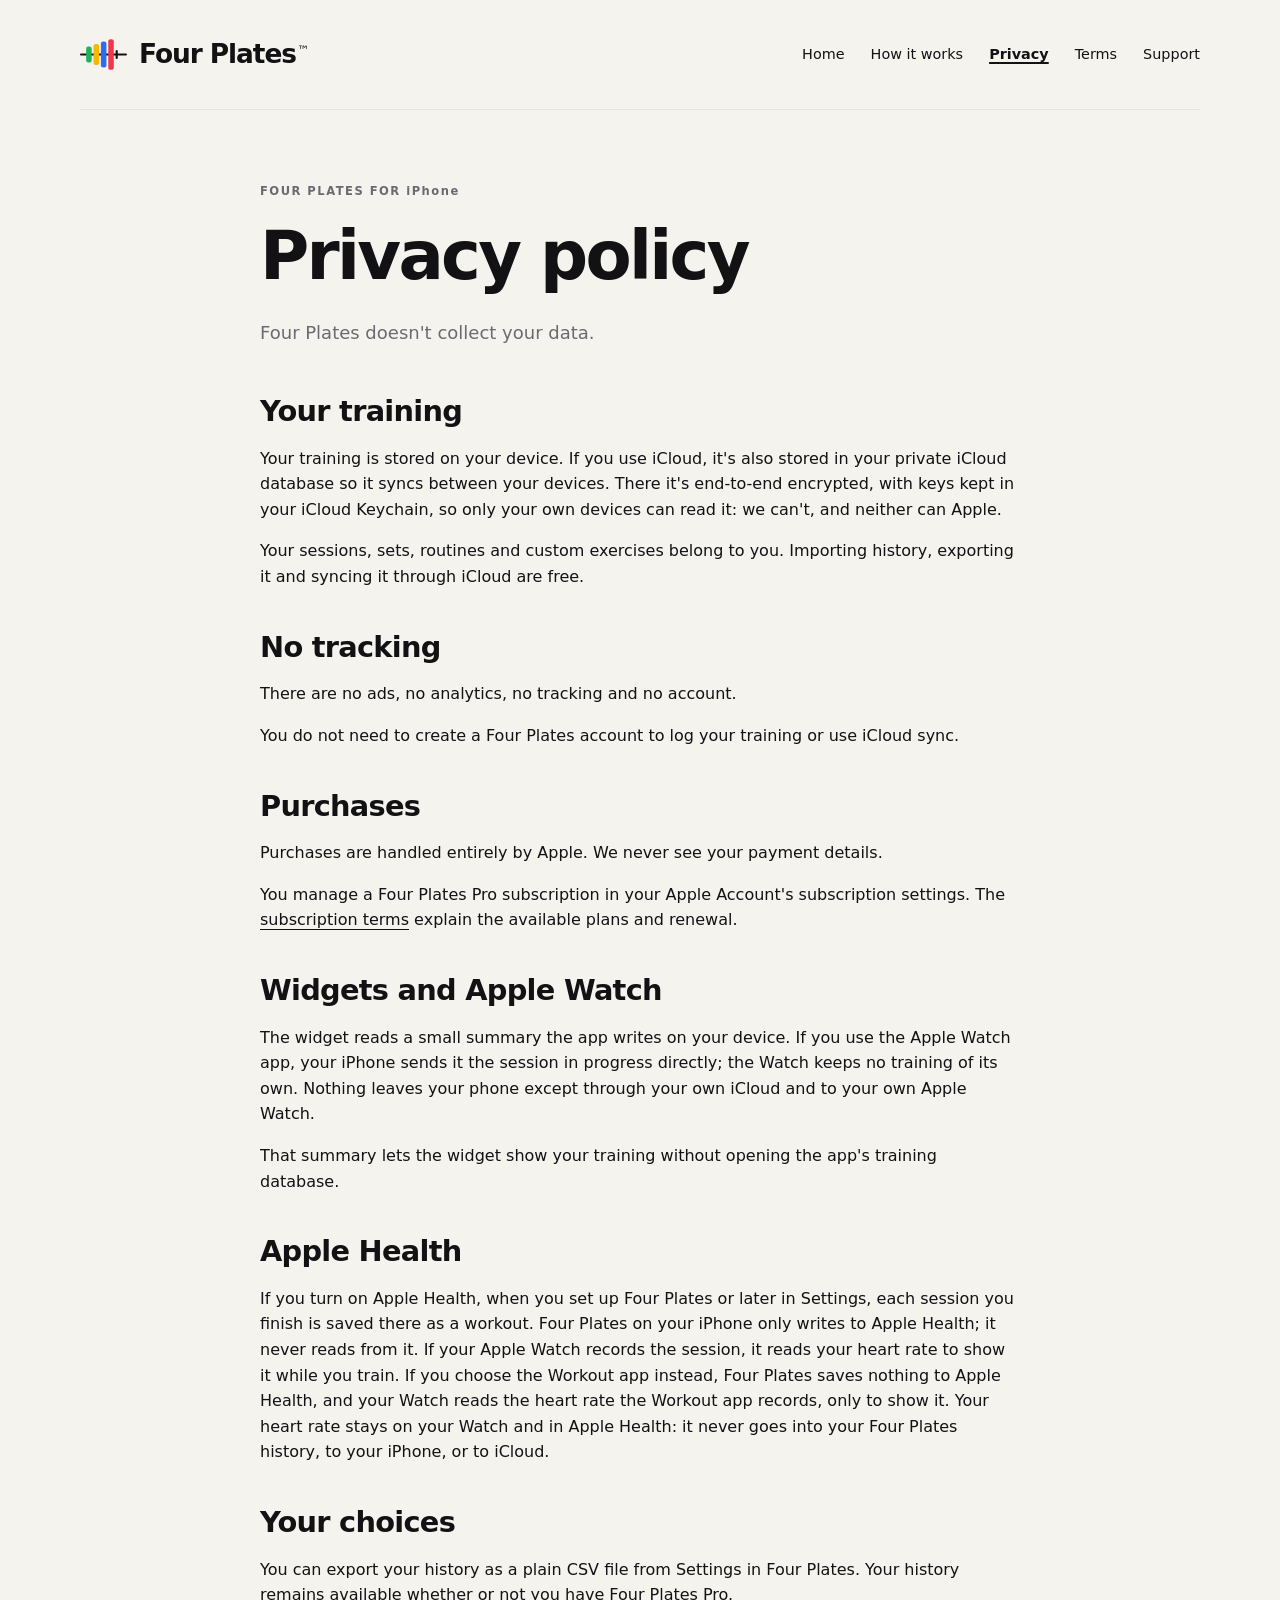
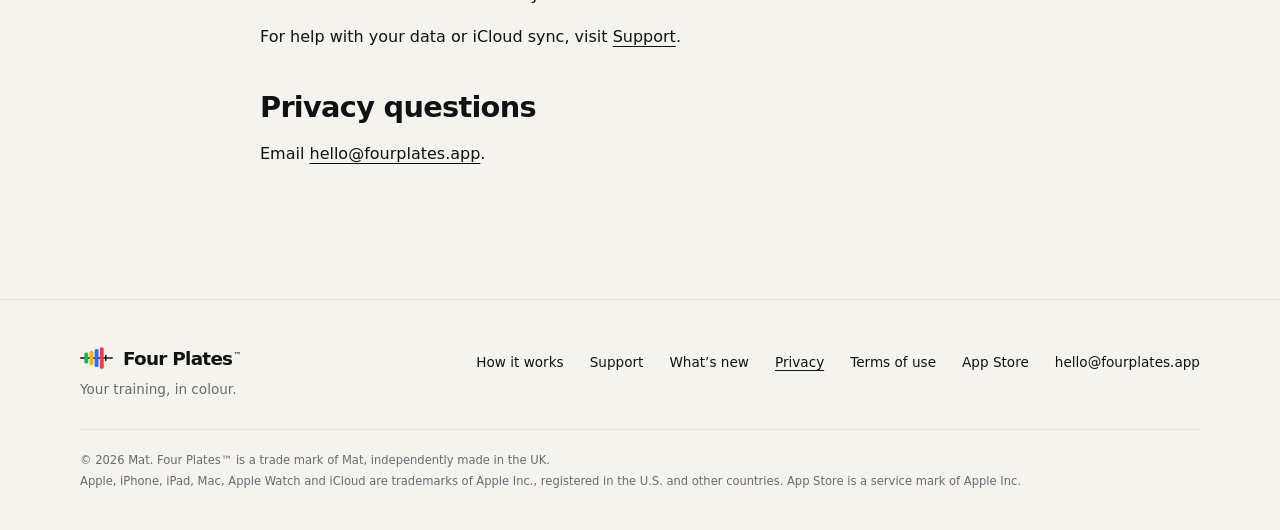
<file: privacy.html>
<!doctype html>
<html lang="en-GB">
<head>
  <meta charset="utf-8">
  <meta name="viewport" content="width=device-width, initial-scale=1">
  <meta name="apple-itunes-app" content="app-id=6832326538">
  <meta name="color-scheme" content="light dark">
  <meta name="theme-color" content="#F5F3EE" media="(prefers-color-scheme: light)">
  <meta name="theme-color" content="#0B0B0D" media="(prefers-color-scheme: dark)">
  <title>Privacy policy · Four Plates</title>
  <meta name="description" content="The Four Plates privacy policy: your training stays on your device and in your own private iCloud database.">
  <link rel="canonical" href="https://fourplates.app/privacy">
  <link rel="icon" href="favicon.svg" type="image/svg+xml">
  <link rel="apple-touch-icon" href="apple-touch-icon.png">
  <link rel="stylesheet" href="style.css">
  <meta property="og:type" content="website">
  <meta property="og:site_name" content="Four Plates">
  <meta property="og:locale" content="en_GB">
  <meta property="og:title" content="Four Plates privacy policy">
  <meta property="og:description" content="The Four Plates privacy policy: your training stays on your device and in your own private iCloud database.">
  <meta property="og:url" content="https://fourplates.app/privacy">
  <meta property="og:image" content="https://fourplates.app/social-card.png">
  <meta property="og:image:width" content="1200">
  <meta property="og:image:height" content="630">
  <meta property="og:image:alt" content="The Four Plates mark, four coloured plates on a bar, above the words Four Plates: Your training, in colour.">
</head>
<body>
  <a class="skip-link" href="#main">Skip to content</a>
  <header class="site-header">
    <div class="shell">
      <a class="brand" href="./" aria-label="Four Plates home">
        <svg class="brand-mark" viewBox="0 0 153 100" aria-hidden="true">
          <rect class="sleeve" x="0" y="46.5" width="153" height="7" rx="3.5"/>
          <rect class="shoulders" x="20" y="24" width="18" height="52" rx="7.2"/>
          <rect class="chest" x="44" y="16" width="18" height="68" rx="7.2"/>
          <rect class="back" x="68" y="8" width="18" height="84" rx="7.2"/>
          <rect class="legs" x="92" y="0" width="18" height="100" rx="7.2"/>
          <rect class="sleeve" x="116" y="35" width="7" height="30" rx="3.5"/>
        </svg>
        <span>Four Plates<sup class="tm">™</sup></span>
      </a>
      <nav class="site-nav" aria-label="Main">
        <a href="./">Home</a>
        <a href="how-it-works">How it works</a>
        <a href="privacy" aria-current="page">Privacy</a>
        <a href="terms">Terms</a>
        <a href="support">Support</a>
      </nav>
    </div>
  </header>

  <main class="shell document" id="main" tabindex="-1">
    <p class="eyebrow">Four Plates for <span class="product-name">iPhone</span></p>
    <h1>Privacy policy</h1>
    <p class="lede">Four Plates doesn't collect your data.</p>

    <section aria-labelledby="your-training">
      <h2 id="your-training">Your training</h2>
      <p>Your training is stored on your device. If you use iCloud, it's also stored in your private iCloud database so it syncs between your devices. There it's end-to-end encrypted, with keys kept in your iCloud Keychain, so only your own devices can read it: we can't, and neither can Apple.</p>
      <p>Your sessions, sets, routines and custom exercises belong to you. Importing history, exporting it and syncing it through iCloud are free.</p>
    </section>

    <section aria-labelledby="no-tracking">
      <h2 id="no-tracking">No tracking</h2>
      <p>There are no ads, no analytics, no tracking and no account.</p>
      <p>You do not need to create a Four Plates account to log your training or use iCloud sync.</p>
    </section>

    <section aria-labelledby="purchases">
      <h2 id="purchases">Purchases</h2>
      <p>Purchases are handled entirely by Apple. We never see your payment details.</p>
      <p>You manage a Four Plates Pro subscription in your Apple Account's subscription settings. The <a href="terms#subscriptions">subscription terms</a> explain the available plans and renewal.</p>
    </section>

    <section aria-labelledby="widgets">
      <h2 id="widgets">Widgets and Apple Watch</h2>
      <p>The widget reads a small summary the app writes on your device. If you use the Apple Watch app, your iPhone sends it the session in progress directly; the Watch keeps no training of its own. Nothing leaves your phone except through your own iCloud and to your own Apple Watch.</p>
      <p>That summary lets the widget show your training without opening the app's training database.</p>
    </section>

    <section aria-labelledby="apple-health">
      <h2 id="apple-health">Apple Health</h2>
      <p>If you turn on Apple Health, when you set up Four Plates or later in Settings, each session you finish is saved there as a workout. Four Plates on your iPhone only writes to Apple Health; it never reads from it. If your Apple Watch records the session, it reads your heart rate to show it while you train. If you choose the Workout app instead, Four Plates saves nothing to Apple Health, and your Watch reads the heart rate the Workout app records, only to show it. Your heart rate stays on your Watch and in Apple Health: it never goes into your Four Plates history, to your iPhone, or to iCloud.</p>
    </section>

    <section aria-labelledby="your-choices">
      <h2 id="your-choices">Your choices</h2>
      <p>You can export your history as a plain CSV file from Settings in Four Plates. Your history remains available whether or not you have Four Plates Pro.</p>
      <p>For help with your data or iCloud sync, visit <a href="support">Support</a>.</p>
    </section>

    <section aria-labelledby="privacy-contact">
      <h2 id="privacy-contact">Privacy questions</h2>
      <p>Email <a href="mailto:hello@fourplates.app">hello@fourplates.app</a>.</p>
    </section>
  </main>

  <footer class="site-footer">
    <div class="shell">
      <div class="footer-brand">
        <a class="brand" href="./" aria-label="Four Plates home">
          <svg class="brand-mark" viewBox="0 0 153 100" aria-hidden="true">
            <rect class="sleeve" x="0" y="46.5" width="153" height="7" rx="3.5"/>
            <rect class="shoulders" x="20" y="24" width="18" height="52" rx="7.2"/>
            <rect class="chest" x="44" y="16" width="18" height="68" rx="7.2"/>
            <rect class="back" x="68" y="8" width="18" height="84" rx="7.2"/>
            <rect class="legs" x="92" y="0" width="18" height="100" rx="7.2"/>
            <rect class="sleeve" x="116" y="35" width="7" height="30" rx="3.5"/>
          </svg>
          <span>Four Plates<sup class="tm">™</sup></span>
        </a>
        <p>Your training, in colour.</p>
      </div>
      <nav aria-label="Footer">
        <a href="how-it-works">How it works</a>
        <a href="support">Support</a>
        <a href="whats-new">What’s new</a>
        <a href="privacy" aria-current="page">Privacy</a>
        <a href="terms">Terms of use</a>
        <a href="https://apps.apple.com/app/id6832326538">App Store</a>
        <a href="mailto:hello@fourplates.app">hello@fourplates.app</a>
      </nav>
      <div class="credits">
        <p>© 2026 Mat. Four Plates™ is a trade mark of Mat, independently made in the UK.</p>
        <p>Apple, iPhone, iPad, Mac, Apple Watch and iCloud are trademarks of Apple Inc., registered in the U.S. and other countries. App Store is a service mark of Apple Inc.</p>
      </div>
    </div>
  </footer>
</body>
</html>
</file>
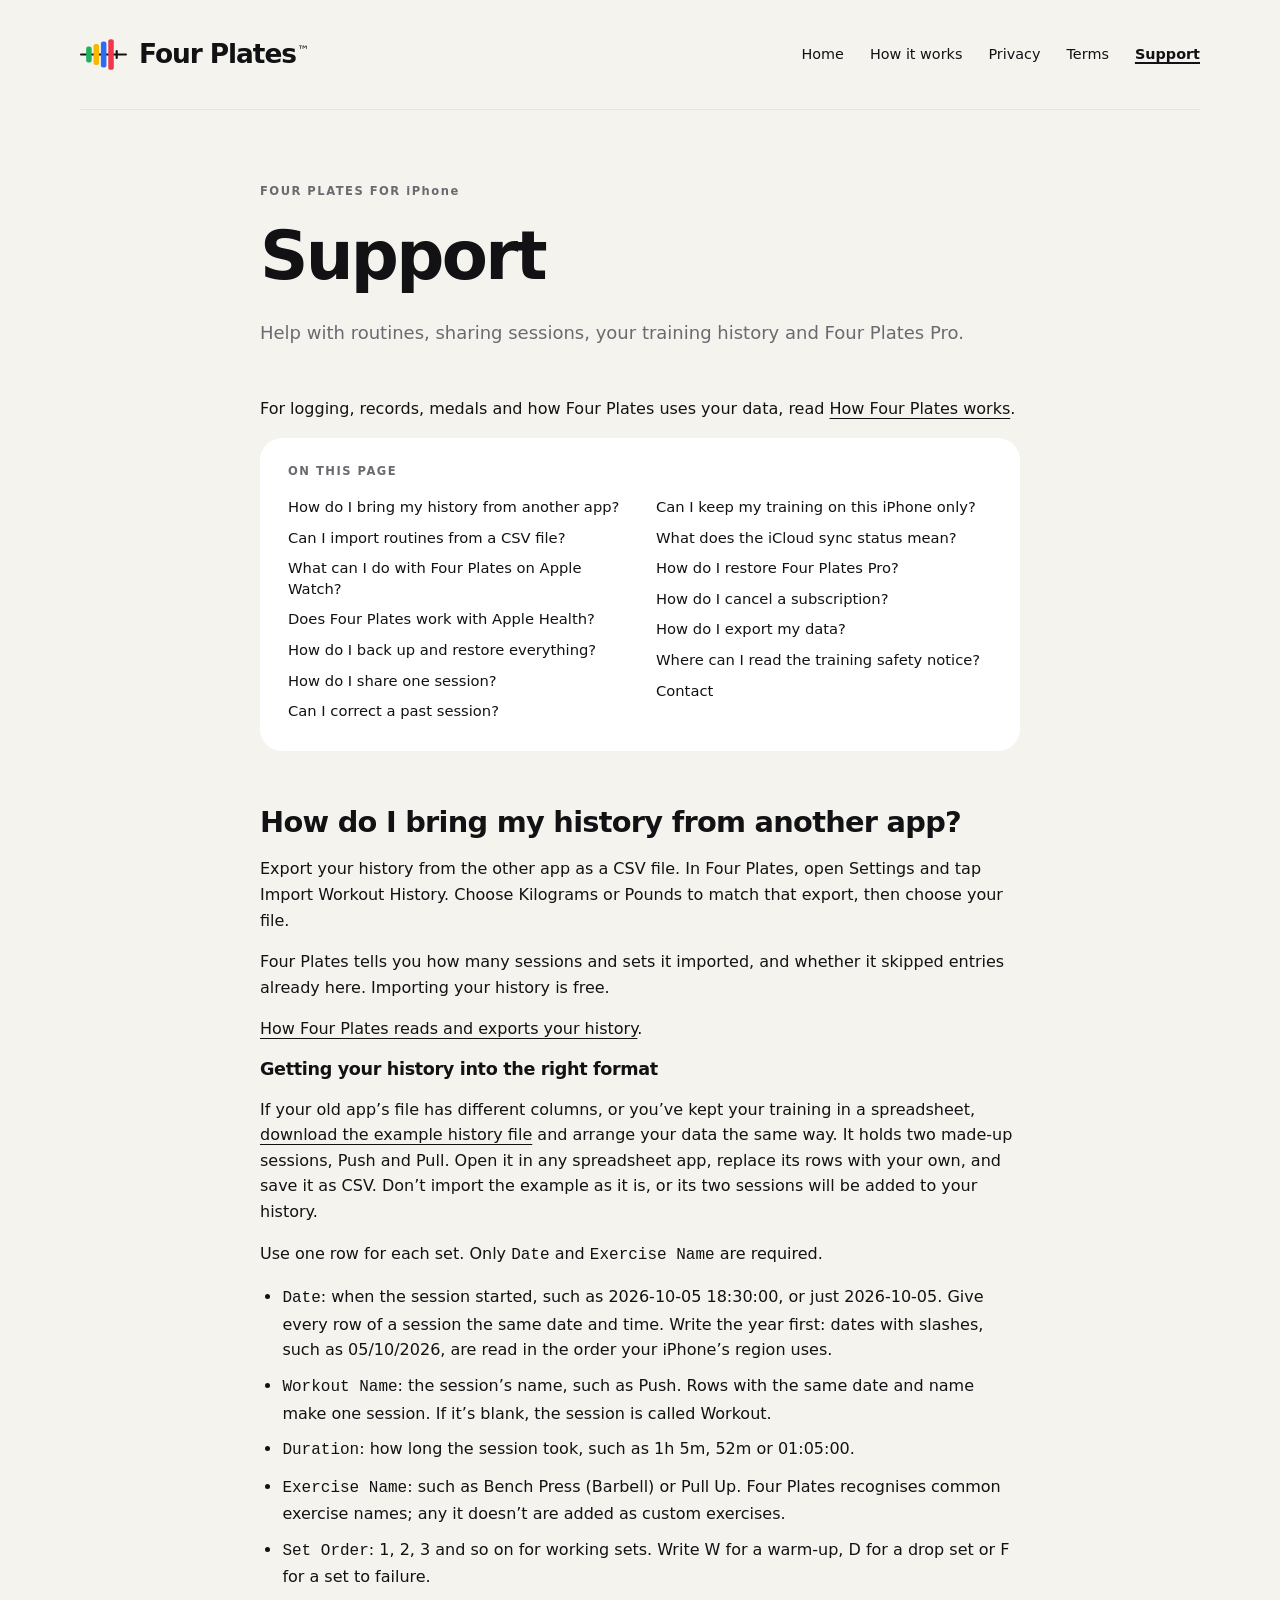
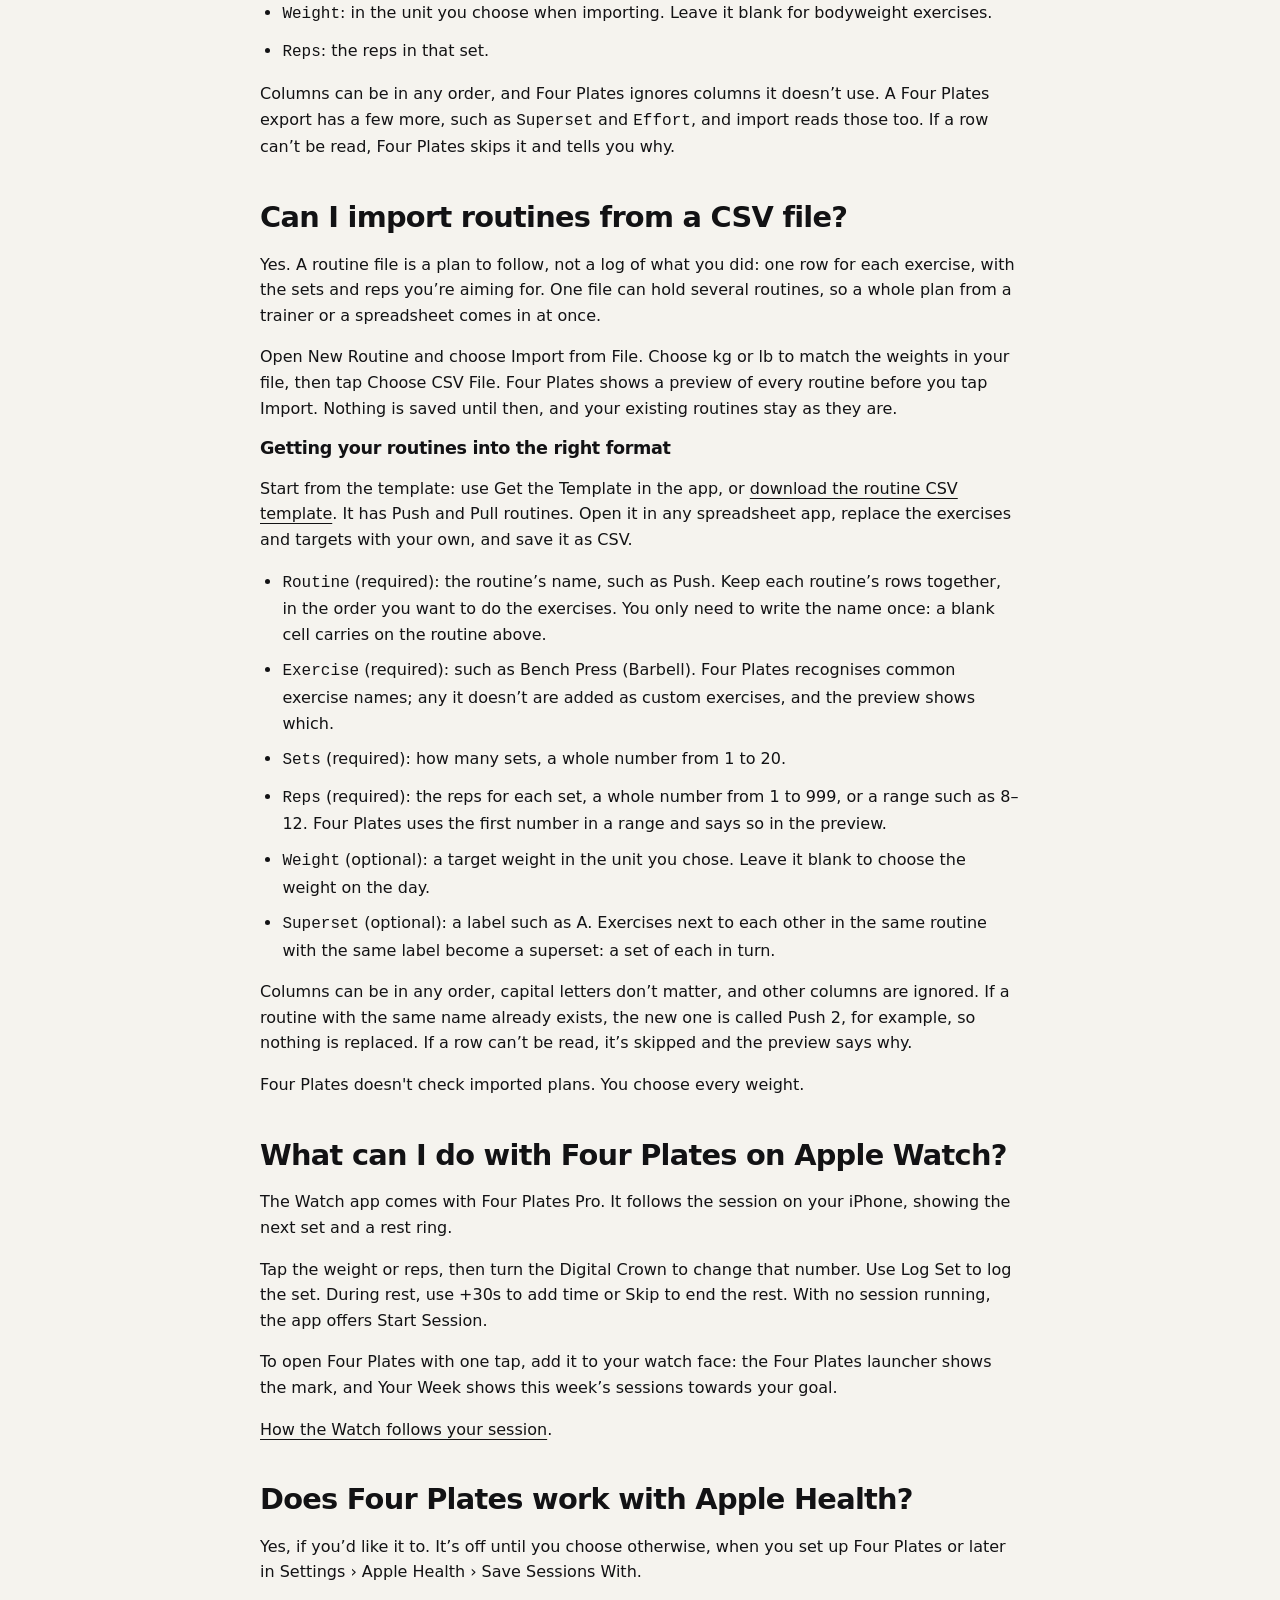
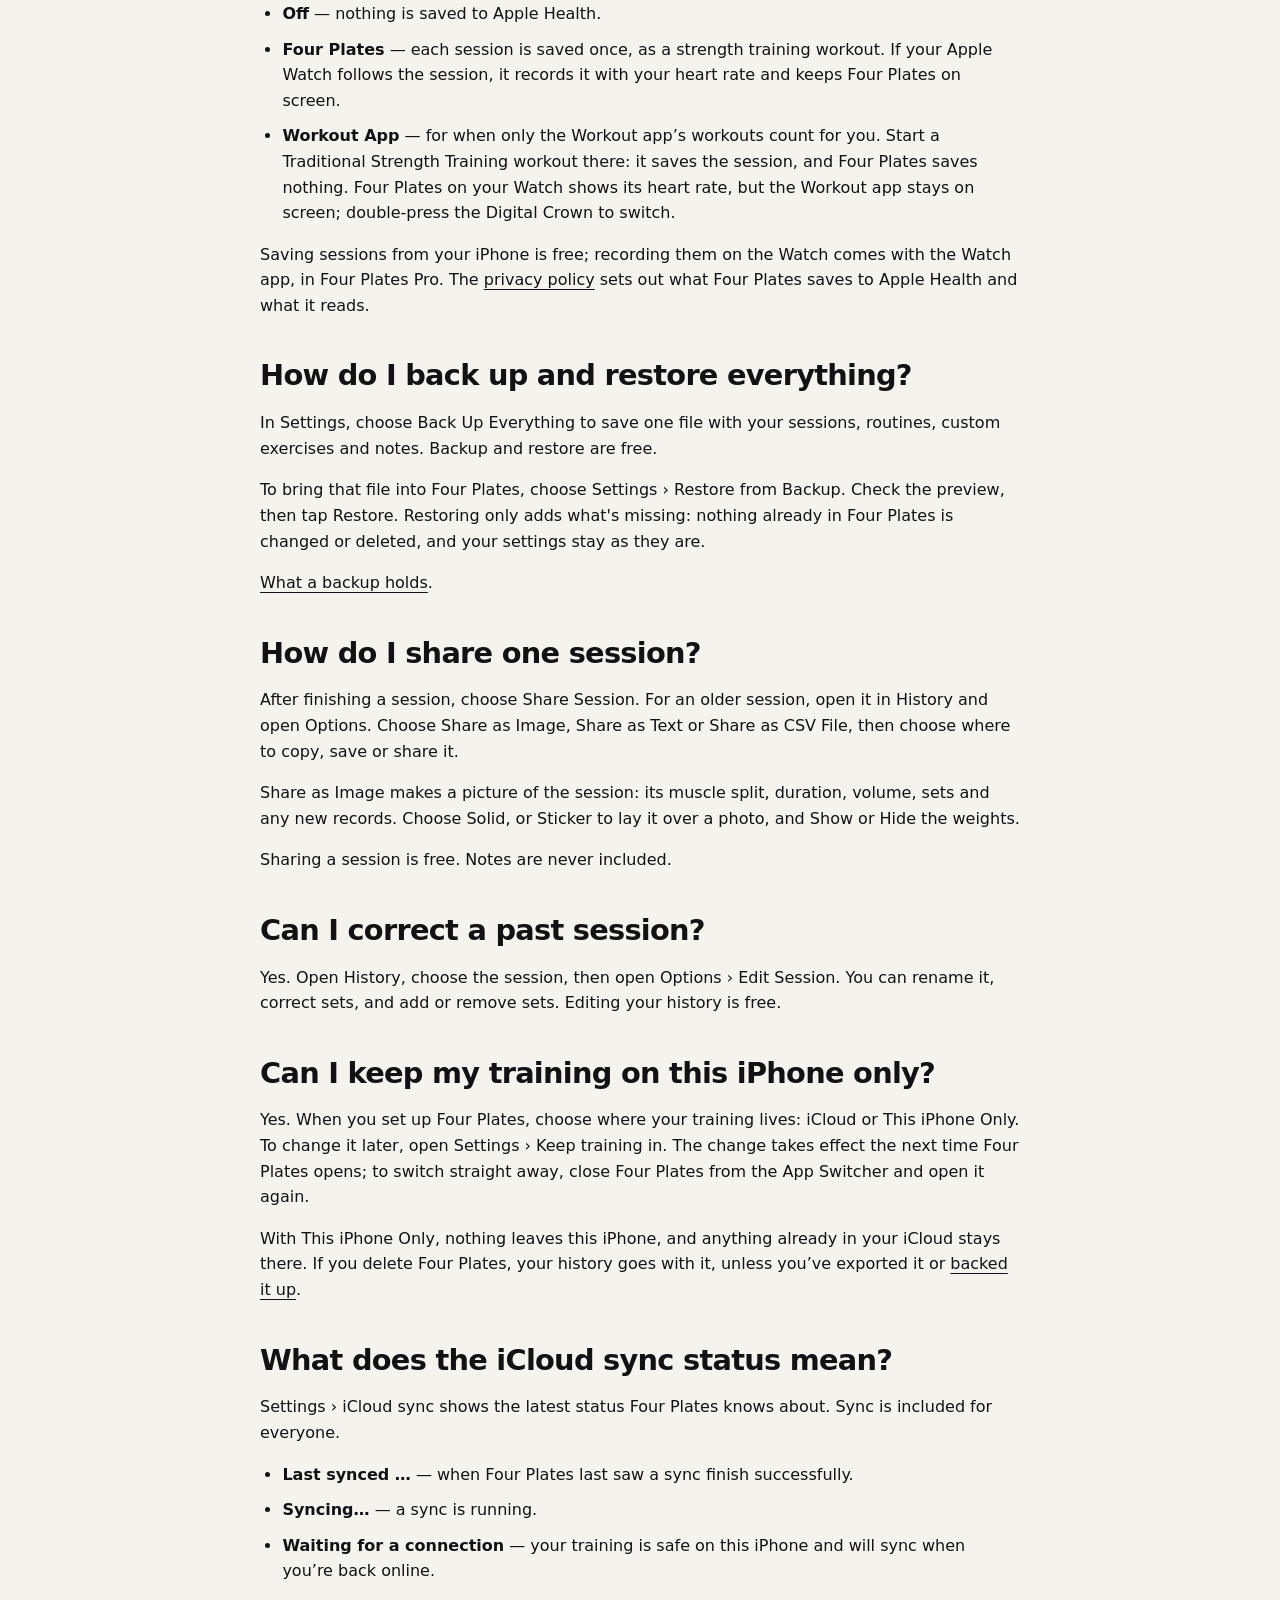
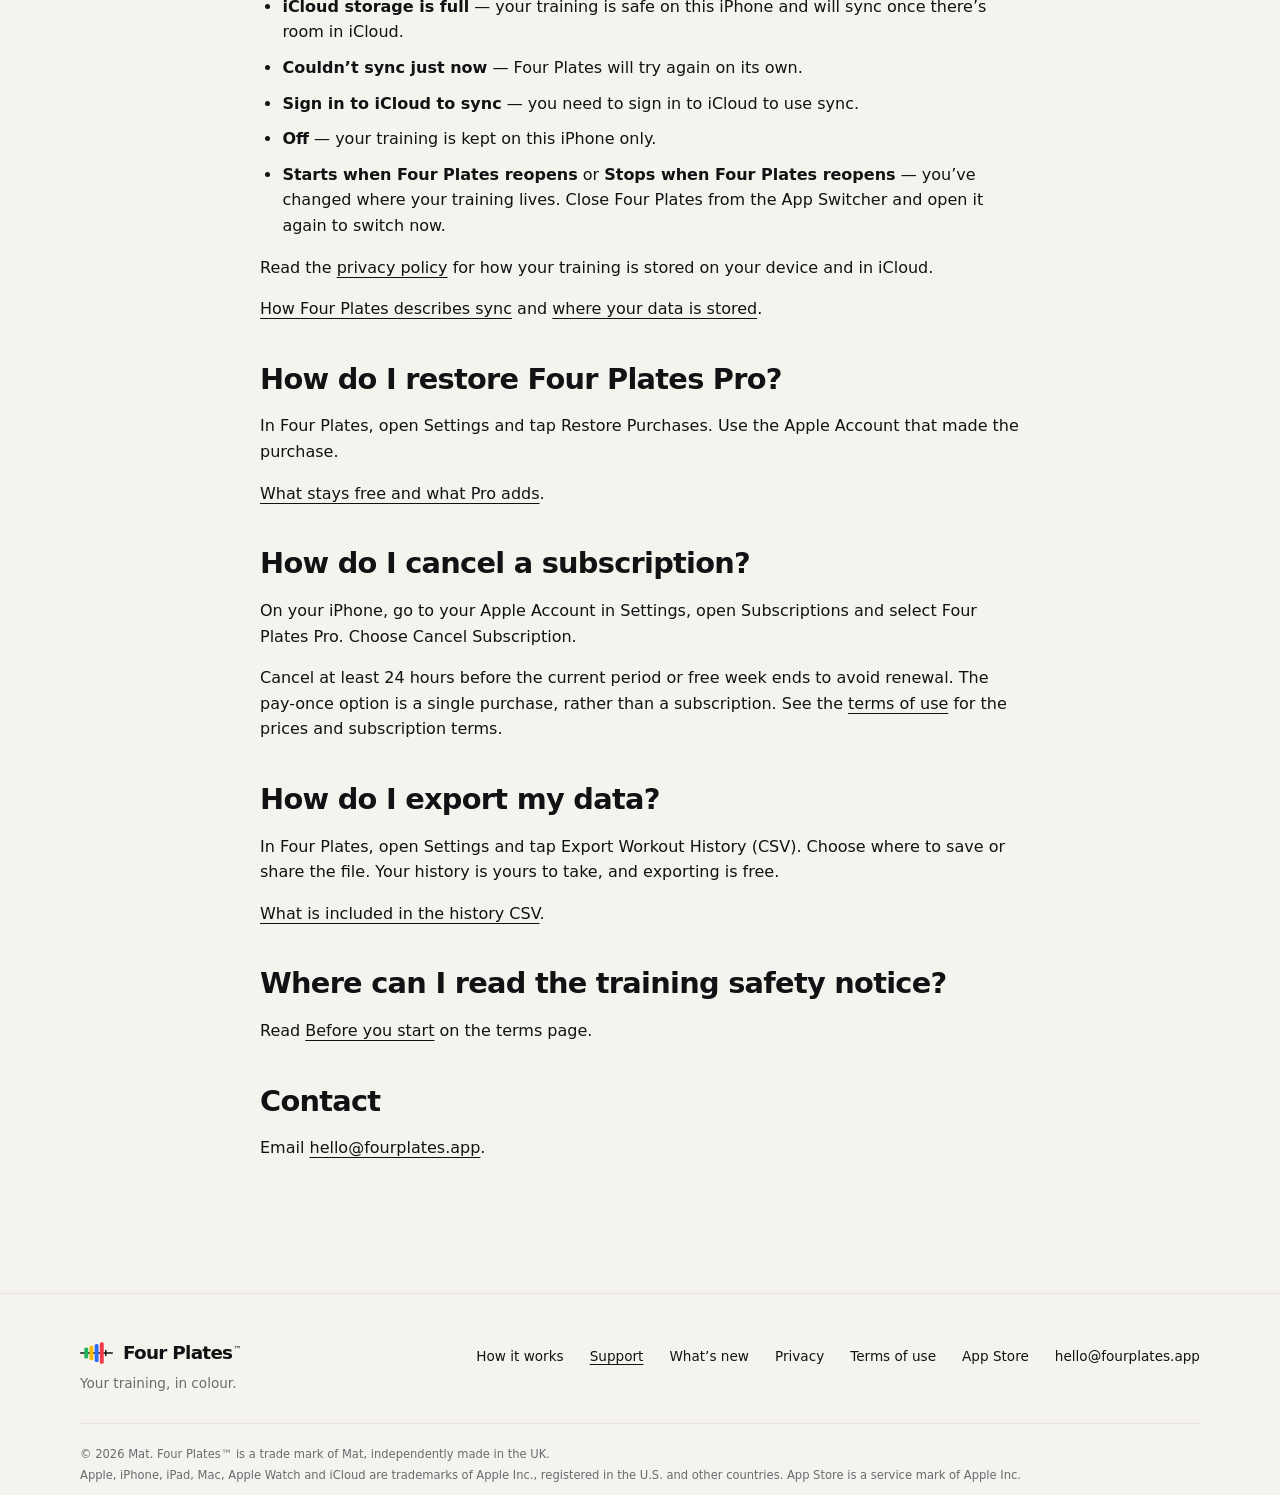
<file: support.html>
<!doctype html>
<html lang="en-GB">
<head>
  <meta charset="utf-8">
  <meta name="viewport" content="width=device-width, initial-scale=1">
  <meta name="apple-itunes-app" content="app-id=6832326538">
  <meta name="color-scheme" content="light dark">
  <meta name="theme-color" content="#F5F3EE" media="(prefers-color-scheme: light)">
  <meta name="theme-color" content="#0B0B0D" media="(prefers-color-scheme: dark)">
  <title>Support · Four Plates</title>
  <meta name="description" content="Help with Four Plates routines from CSV, the Apple Watch app, Apple Health, backup and restore, sharing sessions, editing history and iCloud sync.">
  <link rel="canonical" href="https://fourplates.app/support">
  <link rel="icon" href="favicon.svg" type="image/svg+xml">
  <link rel="apple-touch-icon" href="apple-touch-icon.png">
  <link rel="stylesheet" href="style.css">
  <meta property="og:type" content="website">
  <meta property="og:site_name" content="Four Plates">
  <meta property="og:locale" content="en_GB">
  <meta property="og:title" content="Four Plates support">
  <meta property="og:description" content="Help with Four Plates routines from CSV, the Apple Watch app, Apple Health, backup and restore, sharing sessions, editing history and iCloud sync.">
  <meta property="og:url" content="https://fourplates.app/support">
  <meta property="og:image" content="https://fourplates.app/social-card.png">
  <meta property="og:image:width" content="1200">
  <meta property="og:image:height" content="630">
  <meta property="og:image:alt" content="The Four Plates mark, four coloured plates on a bar, above the words Four Plates: Your training, in colour.">
</head>
<body>
  <a class="skip-link" href="#main">Skip to content</a>
  <header class="site-header">
    <div class="shell">
      <a class="brand" href="./" aria-label="Four Plates home">
        <svg class="brand-mark" viewBox="0 0 153 100" aria-hidden="true">
          <rect class="sleeve" x="0" y="46.5" width="153" height="7" rx="3.5"/>
          <rect class="shoulders" x="20" y="24" width="18" height="52" rx="7.2"/>
          <rect class="chest" x="44" y="16" width="18" height="68" rx="7.2"/>
          <rect class="back" x="68" y="8" width="18" height="84" rx="7.2"/>
          <rect class="legs" x="92" y="0" width="18" height="100" rx="7.2"/>
          <rect class="sleeve" x="116" y="35" width="7" height="30" rx="3.5"/>
        </svg>
        <span>Four Plates<sup class="tm">™</sup></span>
      </a>
      <nav class="site-nav" aria-label="Main">
        <a href="./">Home</a>
        <a href="how-it-works">How it works</a>
        <a href="privacy">Privacy</a>
        <a href="terms">Terms</a>
        <a href="support" aria-current="page">Support</a>
      </nav>
    </div>
  </header>

  <main id="main" class="shell document" tabindex="-1">
    <p class="eyebrow">Four Plates for <span class="product-name">iPhone</span></p>
    <h1>Support</h1>
    <p class="lede">Help with routines, sharing sessions, your training history and Four Plates Pro.</p>
    <p>For logging, records, medals and how Four Plates uses your data, read <a href="how-it-works">How Four Plates works</a>.</p>
    <nav class="contents" aria-label="On this page">
      <p class="eyebrow">On this page</p>
      <ol>
        <li><a href="#importing">How do I bring my history from another app?</a></li>
        <li><a href="#routines">Can I import routines from a CSV file?</a></li>
        <li><a href="#watch">What can I do with Four Plates on Apple Watch?</a></li>
        <li><a href="#apple-health">Does Four Plates work with Apple Health?</a></li>
        <li><a href="#backup">How do I back up and restore everything?</a></li>
        <li><a href="#sharing">How do I share one session?</a></li>
        <li><a href="#editing">Can I correct a past session?</a></li>
        <li><a href="#this-iphone-only">Can I keep my training on this iPhone only?</a></li>
        <li><a href="#sync">What does the iCloud sync status mean?</a></li>
        <li><a href="#restore">How do I restore Four Plates Pro?</a></li>
        <li><a href="#cancel">How do I cancel a subscription?</a></li>
        <li><a href="#exporting">How do I export my data?</a></li>
        <li><a href="#safety">Where can I read the training safety notice?</a></li>
        <li><a href="#contact">Contact</a></li>
      </ol>
    </nav>

    <section aria-labelledby="importing">
      <h2 id="importing">How do I bring my history from another app?</h2>
      <p>Export your history from the other app as a CSV file. In Four Plates, open Settings and tap Import Workout History. Choose Kilograms or Pounds to match that export, then choose your file.</p>
      <p>Four Plates tells you how many sessions and sets it imported, and whether it skipped entries already here. Importing your history is free.</p>
      <p><a href="how-it-works#importing-and-exporting">How Four Plates reads and exports your history</a>.</p>
      <h3 id="history-format">Getting your history into the right format</h3>
      <p>If your old app’s file has different columns, or you’ve kept your training in a spreadsheet, <a href="history-example.csv" download>download the example history file</a> and arrange your data the same way. It holds two made-up sessions, Push and Pull. Open it in any spreadsheet app, replace its rows with your own, and save it as CSV. Don’t import the example as it is, or its two sessions will be added to your history.</p>
      <p>Use one row for each set. Only <code>Date</code> and <code>Exercise Name</code> are required.</p>
      <ul>
        <li><code>Date</code>: when the session started, such as 2026-10-05 18:30:00, or just 2026-10-05. Give every row of a session the same date and time. Write the year first: dates with slashes, such as 05/10/2026, are read in the order your iPhone’s region uses.</li>
        <li><code>Workout Name</code>: the session’s name, such as Push. Rows with the same date and name make one session. If it’s blank, the session is called Workout.</li>
        <li><code>Duration</code>: how long the session took, such as 1h 5m, 52m or 01:05:00.</li>
        <li><code>Exercise Name</code>: such as Bench Press (Barbell) or Pull Up. Four Plates recognises common exercise names; any it doesn’t are added as custom exercises.</li>
        <li><code>Set Order</code>: 1, 2, 3 and so on for working sets. Write W for a warm-up, D for a drop set or F for a set to failure.</li>
        <li><code>Weight</code>: in the unit you choose when importing. Leave it blank for bodyweight exercises.</li>
        <li><code>Reps</code>: the reps in that set.</li>
      </ul>
      <p>Columns can be in any order, and Four Plates ignores columns it doesn’t use. A Four Plates export has a few more, such as <code>Superset</code> and <code>Effort</code>, and import reads those too. If a row can’t be read, Four Plates skips it and tells you why.</p>
    </section>

    <section aria-labelledby="routines">
      <h2 id="routines">Can I import routines from a CSV file?</h2>
      <p>Yes. A routine file is a plan to follow, not a log of what you did: one row for each exercise, with the sets and reps you’re aiming for. One file can hold several routines, so a whole plan from a trainer or a spreadsheet comes in at once.</p>
      <p>Open New Routine and choose Import from File. Choose kg or lb to match the weights in your file, then tap Choose CSV File. Four Plates shows a preview of every routine before you tap Import. Nothing is saved until then, and your existing routines stay as they are.</p>
      <h3 id="routine-format">Getting your routines into the right format</h3>
      <p>Start from the template: use Get the Template in the app, or <a href="routine-template.csv" download>download the routine CSV template</a>. It has Push and Pull routines. Open it in any spreadsheet app, replace the exercises and targets with your own, and save it as CSV.</p>
      <ul>
        <li><code>Routine</code> (required): the routine’s name, such as Push. Keep each routine’s rows together, in the order you want to do the exercises. You only need to write the name once: a blank cell carries on the routine above.</li>
        <li><code>Exercise</code> (required): such as Bench Press (Barbell). Four Plates recognises common exercise names; any it doesn’t are added as custom exercises, and the preview shows which.</li>
        <li><code>Sets</code> (required): how many sets, a whole number from 1 to 20.</li>
        <li><code>Reps</code> (required): the reps for each set, a whole number from 1 to 999, or a range such as 8–12. Four Plates uses the first number in a range and says so in the preview.</li>
        <li><code>Weight</code> (optional): a target weight in the unit you chose. Leave it blank to choose the weight on the day.</li>
        <li><code>Superset</code> (optional): a label such as A. Exercises next to each other in the same routine with the same label become a superset: a set of each in turn.</li>
      </ul>
      <p>Columns can be in any order, capital letters don’t matter, and other columns are ignored. If a routine with the same name already exists, the new one is called Push 2, for example, so nothing is replaced. If a row can’t be read, it’s skipped and the preview says why.</p>
      <p>Four Plates doesn't check imported plans. You choose every weight.</p>
    </section>

    <section aria-labelledby="watch">
      <h2 id="watch">What can I do with Four Plates on Apple Watch?</h2>
      <p>The Watch app comes with Four Plates Pro. It follows the session on your iPhone, showing the next set and a rest ring.</p>
      <p>Tap the weight or reps, then turn the Digital Crown to change that number. Use Log Set to log the set. During rest, use +30s to add time or Skip to end the rest. With no session running, the app offers Start Session.</p>
      <p>To open Four Plates with one tap, add it to your watch face: the Four Plates launcher shows the mark, and Your Week shows this week’s sessions towards your goal.</p>
      <p><a href="how-it-works#apple-watch">How the Watch follows your session</a>.</p>
    </section>

    <section aria-labelledby="apple-health">
      <h2 id="apple-health">Does Four Plates work with Apple Health?</h2>
      <p>Yes, if you’d like it to. It’s off until you choose otherwise, when you set up Four Plates or later in Settings › Apple Health › Save Sessions With.</p>
      <ul>
        <li><strong>Off</strong> — nothing is saved to Apple Health.</li>
        <li><strong>Four Plates</strong> — each session is saved once, as a strength training workout. If your Apple Watch follows the session, it records it with your heart rate and keeps Four Plates on screen.</li>
        <li><strong>Workout App</strong> — for when only the Workout app’s workouts count for you. Start a Traditional Strength Training workout there: it saves the session, and Four Plates saves nothing. Four Plates on your Watch shows its heart rate, but the Workout app stays on screen; double-press the Digital Crown to switch.</li>
      </ul>
      <p>Saving sessions from your iPhone is free; recording them on the Watch comes with the Watch app, in Four Plates Pro. The <a href="privacy#apple-health">privacy policy</a> sets out what Four Plates saves to Apple Health and what it reads.</p>
    </section>

    <section aria-labelledby="backup">
      <h2 id="backup">How do I back up and restore everything?</h2>
      <p>In Settings, choose Back Up Everything to save one file with your sessions, routines, custom exercises and notes. Backup and restore are free.</p>
      <p>To bring that file into Four Plates, choose Settings › Restore from Backup. Check the preview, then tap Restore. Restoring only adds what's missing: nothing already in Four Plates is changed or deleted, and your settings stay as they are.</p>
      <p><a href="how-it-works#backing-up">What a backup holds</a>.</p>
    </section>

    <section aria-labelledby="sharing">
      <h2 id="sharing">How do I share one session?</h2>
      <p>After finishing a session, choose Share Session. For an older session, open it in History and open Options. Choose Share as Image, Share as Text or Share as CSV File, then choose where to copy, save or share it.</p>
      <p>Share as Image makes a picture of the session: its muscle split, duration, volume, sets and any new records. Choose Solid, or Sticker to lay it over a photo, and Show or Hide the weights.</p>
      <p>Sharing a session is free. Notes are never included.</p>
    </section>

    <section aria-labelledby="editing">
      <h2 id="editing">Can I correct a past session?</h2>
      <p>Yes. Open History, choose the session, then open Options › Edit Session. You can rename it, correct sets, and add or remove sets. Editing your history is free.</p>
    </section>

    <section aria-labelledby="this-iphone-only">
      <h2 id="this-iphone-only">Can I keep my training on this iPhone only?</h2>
      <p>Yes. When you set up Four Plates, choose where your training lives: iCloud or This iPhone Only. To change it later, open Settings › Keep training in. The change takes effect the next time Four Plates opens; to switch straight away, close Four Plates from the App Switcher and open it again.</p>
      <p>With This iPhone Only, nothing leaves this iPhone, and anything already in your iCloud stays there. If you delete Four Plates, your history goes with it, unless you’ve exported it or <a href="#backup">backed it up</a>.</p>
    </section>

    <section aria-labelledby="sync">
      <h2 id="sync">What does the iCloud sync status mean?</h2>
      <p>Settings › iCloud sync shows the latest status Four Plates knows about. Sync is included for everyone.</p>
      <ul>
        <li><strong>Last synced …</strong> — when Four Plates last saw a sync finish successfully.</li>
        <li><strong>Syncing…</strong> — a sync is running.</li>
        <li><strong>Waiting for a connection</strong> — your training is safe on this iPhone and will sync when you’re back online.</li>
        <li><strong>iCloud storage is full</strong> — your training is safe on this iPhone and will sync once there’s room in iCloud.</li>
        <li><strong>Couldn’t sync just now</strong> — Four Plates will try again on its own.</li>
        <li><strong>Sign in to iCloud to sync</strong> — you need to sign in to iCloud to use sync.</li>
        <li><strong>Off</strong> — your training is kept on this iPhone only.</li>
        <li><strong>Starts when Four Plates reopens</strong> or <strong>Stops when Four Plates reopens</strong> — you’ve changed where your training lives. Close Four Plates from the App Switcher and open it again to switch now.</li>
      </ul>
      <p>Read the <a href="privacy">privacy policy</a> for how your training is stored on your device and in iCloud.</p>
      <p><a href="how-it-works#icloud-sync">How Four Plates describes sync</a> and <a href="how-it-works#your-data">where your data is stored</a>.</p>
    </section>

    <section aria-labelledby="restore">
      <h2 id="restore">How do I restore Four Plates Pro?</h2>
      <p>In Four Plates, open Settings and tap Restore Purchases. Use the Apple Account that made the purchase.</p>
      <p><a href="how-it-works#four-plates-pro">What stays free and what Pro adds</a>.</p>
    </section>

    <section aria-labelledby="cancel">
      <h2 id="cancel">How do I cancel a subscription?</h2>
      <p>On your iPhone, go to your Apple Account in Settings, open Subscriptions and select Four Plates Pro. Choose Cancel Subscription.</p>
      <p>Cancel at least 24 hours before the current period or free week ends to avoid renewal. The pay-once option is a single purchase, rather than a subscription. See the <a href="terms">terms of use</a> for the prices and subscription terms.</p>
    </section>

    <section aria-labelledby="exporting">
      <h2 id="exporting">How do I export my data?</h2>
      <p>In Four Plates, open Settings and tap Export Workout History (CSV). Choose where to save or share the file. Your history is yours to take, and exporting is free.</p>
      <p><a href="how-it-works#importing-and-exporting">What is included in the history CSV</a>.</p>
    </section>

    <section aria-labelledby="safety">
      <h2 id="safety">Where can I read the training safety notice?</h2>
      <p>Read <a href="terms#before-you-start">Before you start</a> on the terms page.</p>
    </section>

    <section aria-labelledby="contact">
      <h2 id="contact">Contact</h2>
      <p>Email <a href="mailto:hello@fourplates.app">hello@fourplates.app</a>.</p>
    </section>
  </main>

  <footer class="site-footer">
    <div class="shell">
      <div class="footer-brand">
        <a class="brand" href="./" aria-label="Four Plates home">
          <svg class="brand-mark" viewBox="0 0 153 100" aria-hidden="true">
            <rect class="sleeve" x="0" y="46.5" width="153" height="7" rx="3.5"/>
            <rect class="shoulders" x="20" y="24" width="18" height="52" rx="7.2"/>
            <rect class="chest" x="44" y="16" width="18" height="68" rx="7.2"/>
            <rect class="back" x="68" y="8" width="18" height="84" rx="7.2"/>
            <rect class="legs" x="92" y="0" width="18" height="100" rx="7.2"/>
            <rect class="sleeve" x="116" y="35" width="7" height="30" rx="3.5"/>
          </svg>
          <span>Four Plates<sup class="tm">™</sup></span>
        </a>
        <p>Your training, in colour.</p>
      </div>
      <nav aria-label="Footer">
        <a href="how-it-works">How it works</a>
        <a href="support" aria-current="page">Support</a>
        <a href="whats-new">What’s new</a>
        <a href="privacy">Privacy</a>
        <a href="terms">Terms of use</a>
        <a href="https://apps.apple.com/app/id6832326538">App Store</a>
        <a href="mailto:hello@fourplates.app">hello@fourplates.app</a>
      </nav>
      <div class="credits">
        <p>© 2026 Mat. Four Plates™ is a trade mark of Mat, independently made in the UK.</p>
        <p>Apple, iPhone, iPad, Mac, Apple Watch and iCloud are trademarks of Apple Inc., registered in the U.S. and other countries. App Store is a service mark of Apple Inc.</p>
      </div>
    </div>
  </footer>
</body>
</html>
</file>
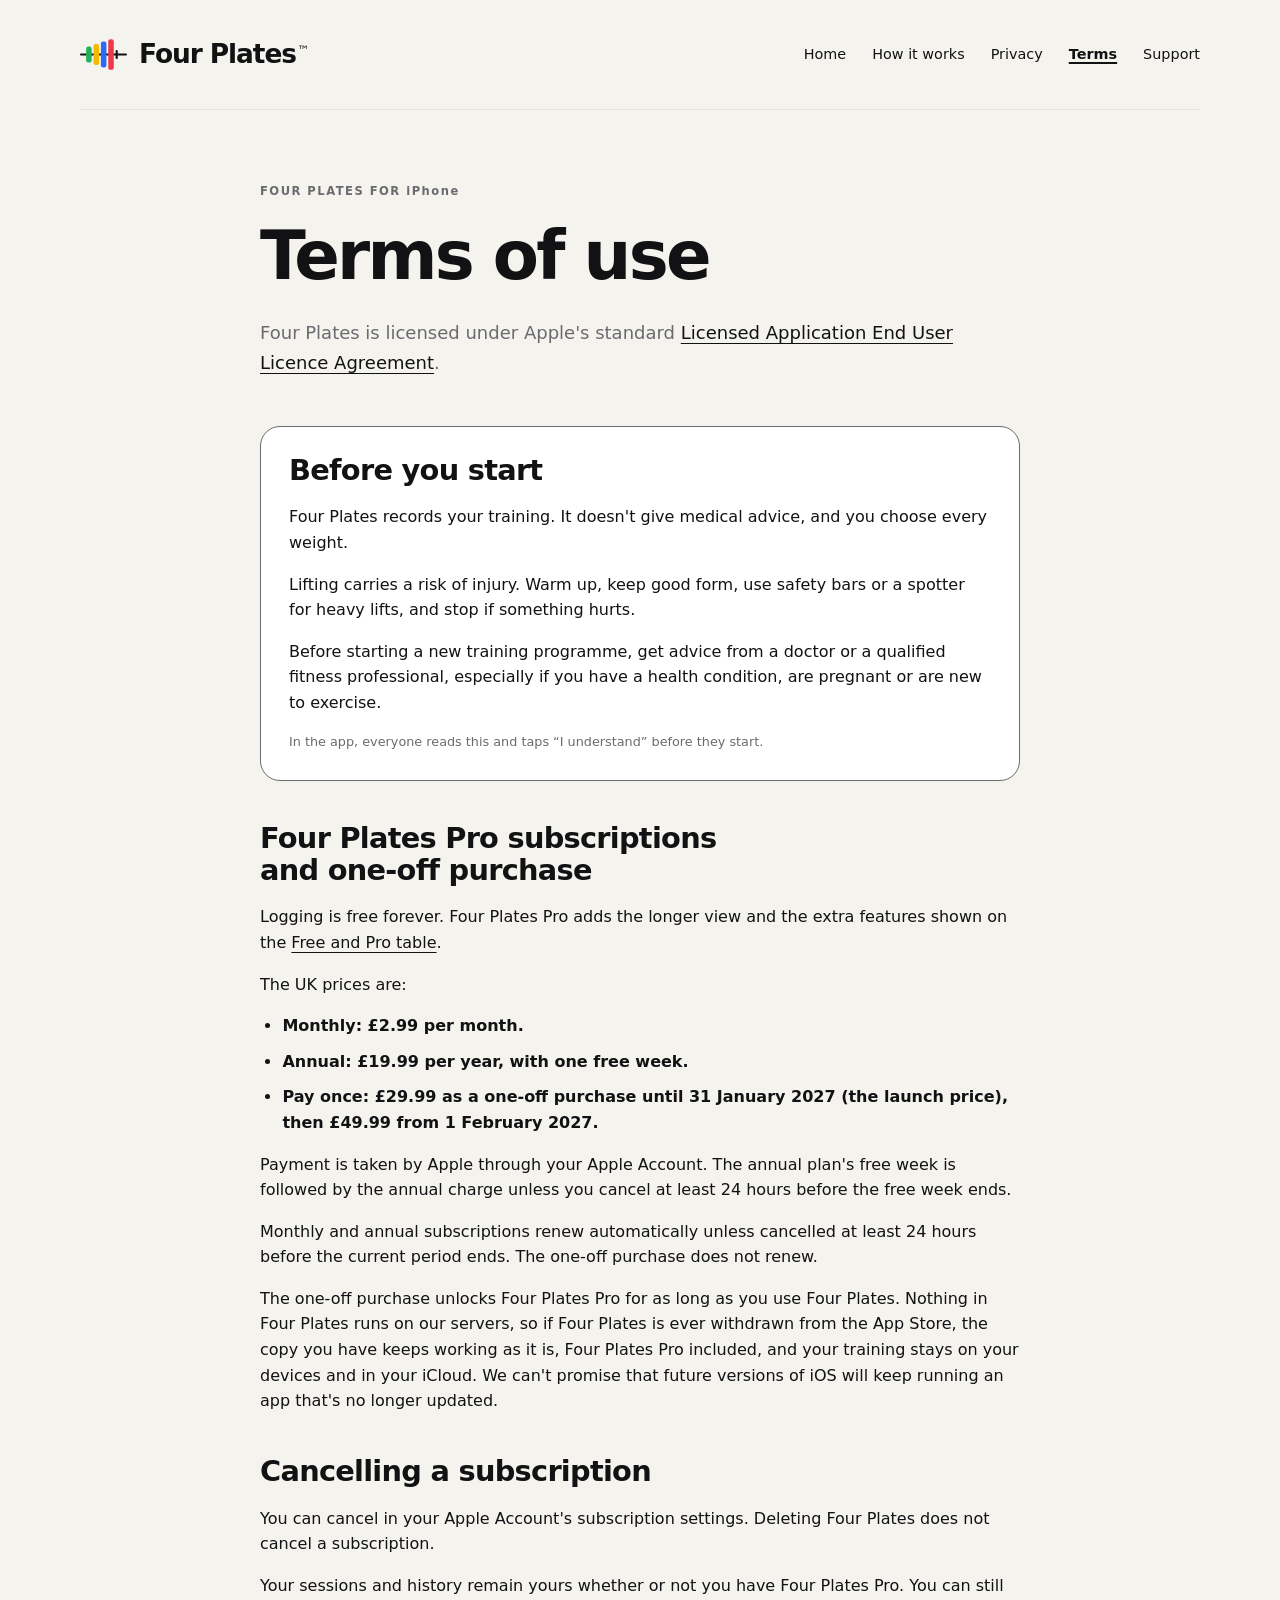
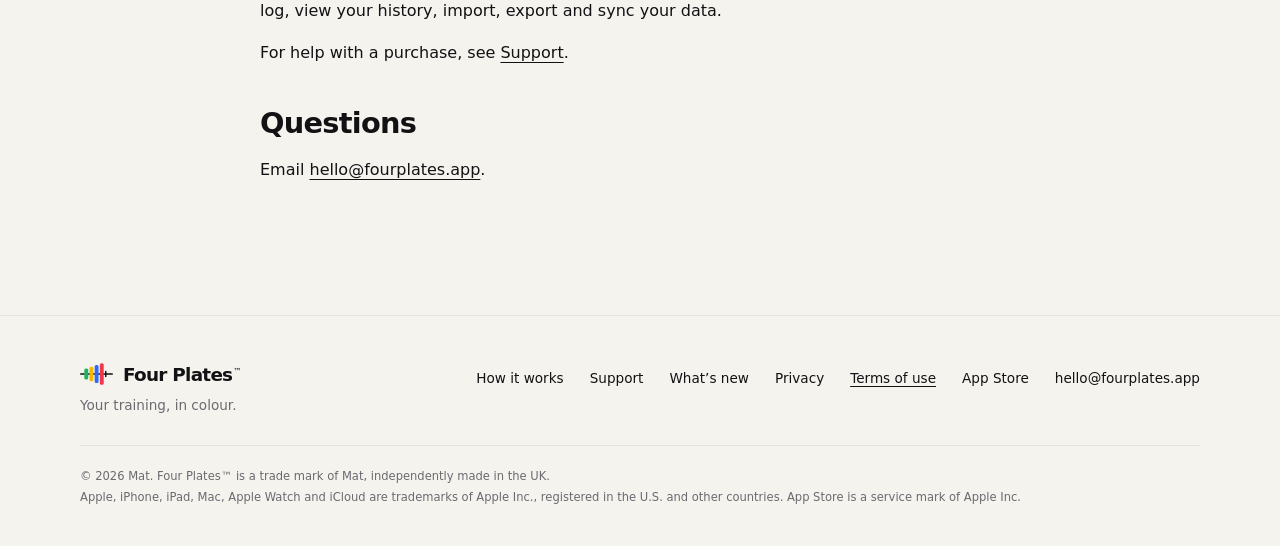
<file: terms.html>
<!doctype html>
<html lang="en-GB">
<head>
  <meta charset="utf-8">
  <meta name="viewport" content="width=device-width, initial-scale=1">
  <meta name="apple-itunes-app" content="app-id=6832326538">
  <meta name="color-scheme" content="light dark">
  <meta name="theme-color" content="#F5F3EE" media="(prefers-color-scheme: light)">
  <meta name="theme-color" content="#0B0B0D" media="(prefers-color-scheme: dark)">
  <title>Terms of use · Four Plates</title>
  <meta name="description" content="Four Plates terms of use, the Before you start notice, and plain-language Four Plates Pro subscription terms.">
  <link rel="canonical" href="https://fourplates.app/terms">
  <link rel="icon" href="favicon.svg" type="image/svg+xml">
  <link rel="apple-touch-icon" href="apple-touch-icon.png">
  <link rel="stylesheet" href="style.css">
  <meta property="og:type" content="website">
  <meta property="og:site_name" content="Four Plates">
  <meta property="og:locale" content="en_GB">
  <meta property="og:title" content="Four Plates terms of use">
  <meta property="og:description" content="Four Plates terms of use, the Before you start notice, and plain-language Four Plates Pro subscription terms.">
  <meta property="og:url" content="https://fourplates.app/terms">
  <meta property="og:image" content="https://fourplates.app/social-card.png">
  <meta property="og:image:width" content="1200">
  <meta property="og:image:height" content="630">
  <meta property="og:image:alt" content="The Four Plates mark, four coloured plates on a bar, above the words Four Plates: Your training, in colour.">
</head>
<body>
  <a class="skip-link" href="#main">Skip to content</a>
  <header class="site-header">
    <div class="shell">
      <a class="brand" href="./" aria-label="Four Plates home">
        <svg class="brand-mark" viewBox="0 0 153 100" aria-hidden="true">
          <rect class="sleeve" x="0" y="46.5" width="153" height="7" rx="3.5"/>
          <rect class="shoulders" x="20" y="24" width="18" height="52" rx="7.2"/>
          <rect class="chest" x="44" y="16" width="18" height="68" rx="7.2"/>
          <rect class="back" x="68" y="8" width="18" height="84" rx="7.2"/>
          <rect class="legs" x="92" y="0" width="18" height="100" rx="7.2"/>
          <rect class="sleeve" x="116" y="35" width="7" height="30" rx="3.5"/>
        </svg>
        <span>Four Plates<sup class="tm">™</sup></span>
      </a>
      <nav class="site-nav" aria-label="Main">
        <a href="./">Home</a>
        <a href="how-it-works">How it works</a>
        <a href="privacy">Privacy</a>
        <a href="terms" aria-current="page">Terms</a>
        <a href="support">Support</a>
      </nav>
    </div>
  </header>

  <main class="shell document" id="main" tabindex="-1">
    <p class="eyebrow">Four Plates for <span class="product-name">iPhone</span></p>
    <h1>Terms of use</h1>
    <p class="lede">Four Plates is licensed under Apple's standard <a href="https://www.apple.com/legal/internet-services/itunes/dev/stdeula/">Licensed Application End User Licence Agreement</a>.</p>

    <section class="notice" aria-labelledby="before-you-start">
      <h2 id="before-you-start">Before you start</h2>
      <p>Four Plates records your training. It doesn't give medical advice, and you choose every weight.</p>
      <p>Lifting carries a risk of injury. Warm up, keep good form, use safety bars or a spotter for heavy lifts, and stop if something hurts.</p>
      <p>Before starting a new training programme, get advice from a doctor or a qualified fitness professional, especially if you have a health condition, are pregnant or are new to exercise.</p>
      <p class="small">In the app, everyone reads this and taps “I&nbsp;understand” before they start.</p>
    </section>

    <section aria-labelledby="subscriptions">
      <h2 id="subscriptions">Four Plates Pro subscriptions and one-off purchase</h2>
      <p>Logging is free forever. Four Plates Pro adds the longer view and the extra features shown on the <a href="./#free-and-pro">Free and Pro table</a>.</p>
      <p>The UK prices are:</p>
      <ul>
        <li><strong>Monthly: £2.99 per month.</strong></li>
        <li><strong>Annual: £19.99 per year, with one free week.</strong></li>
        <li><strong>Pay once: £29.99 as a one-off purchase until 31 January 2027 (the launch price), then £49.99 from 1 February 2027.</strong></li>
      </ul>
      <p>Payment is taken by Apple through your Apple Account. The annual plan's free week is followed by the annual charge unless you cancel at least 24 hours before the free week ends.</p>
      <p>Monthly and annual subscriptions renew automatically unless cancelled at least 24 hours before the current period ends. The one-off purchase does not renew.</p>
      <p>The one-off purchase unlocks Four Plates Pro for as long as you use Four Plates. Nothing in Four Plates runs on our servers, so if Four Plates is ever withdrawn from the App Store, the copy you have keeps working as it is, Four Plates Pro included, and your training stays on your devices and in your iCloud. We can't promise that future versions of iOS will keep running an app that's no longer updated.</p>
    </section>

    <section aria-labelledby="cancelling">
      <h2 id="cancelling">Cancelling a subscription</h2>
      <p>You can cancel in your Apple Account's subscription settings. Deleting Four Plates does not cancel a subscription.</p>
      <p>Your sessions and history remain yours whether or not you have Four Plates Pro. You can still log, view your history, import, export and sync your data.</p>
      <p>For help with a purchase, see <a href="support">Support</a>.</p>
    </section>

    <section aria-labelledby="terms-contact">
      <h2 id="terms-contact">Questions</h2>
      <p>Email <a href="mailto:hello@fourplates.app">hello@fourplates.app</a>.</p>
    </section>
  </main>

  <footer class="site-footer">
    <div class="shell">
      <div class="footer-brand">
        <a class="brand" href="./" aria-label="Four Plates home">
          <svg class="brand-mark" viewBox="0 0 153 100" aria-hidden="true">
            <rect class="sleeve" x="0" y="46.5" width="153" height="7" rx="3.5"/>
            <rect class="shoulders" x="20" y="24" width="18" height="52" rx="7.2"/>
            <rect class="chest" x="44" y="16" width="18" height="68" rx="7.2"/>
            <rect class="back" x="68" y="8" width="18" height="84" rx="7.2"/>
            <rect class="legs" x="92" y="0" width="18" height="100" rx="7.2"/>
            <rect class="sleeve" x="116" y="35" width="7" height="30" rx="3.5"/>
          </svg>
          <span>Four Plates<sup class="tm">™</sup></span>
        </a>
        <p>Your training, in colour.</p>
      </div>
      <nav aria-label="Footer">
        <a href="how-it-works">How it works</a>
        <a href="support">Support</a>
        <a href="whats-new">What’s new</a>
        <a href="privacy">Privacy</a>
        <a href="terms" aria-current="page">Terms of use</a>
        <a href="https://apps.apple.com/app/id6832326538">App Store</a>
        <a href="mailto:hello@fourplates.app">hello@fourplates.app</a>
      </nav>
      <div class="credits">
        <p>© 2026 Mat. Four Plates™ is a trade mark of Mat, independently made in the UK.</p>
        <p>Apple, iPhone, iPad, Mac, Apple Watch and iCloud are trademarks of Apple Inc., registered in the U.S. and other countries. App Store is a service mark of Apple Inc.</p>
      </div>
    </div>
  </footer>
</body>
</html>
</file>
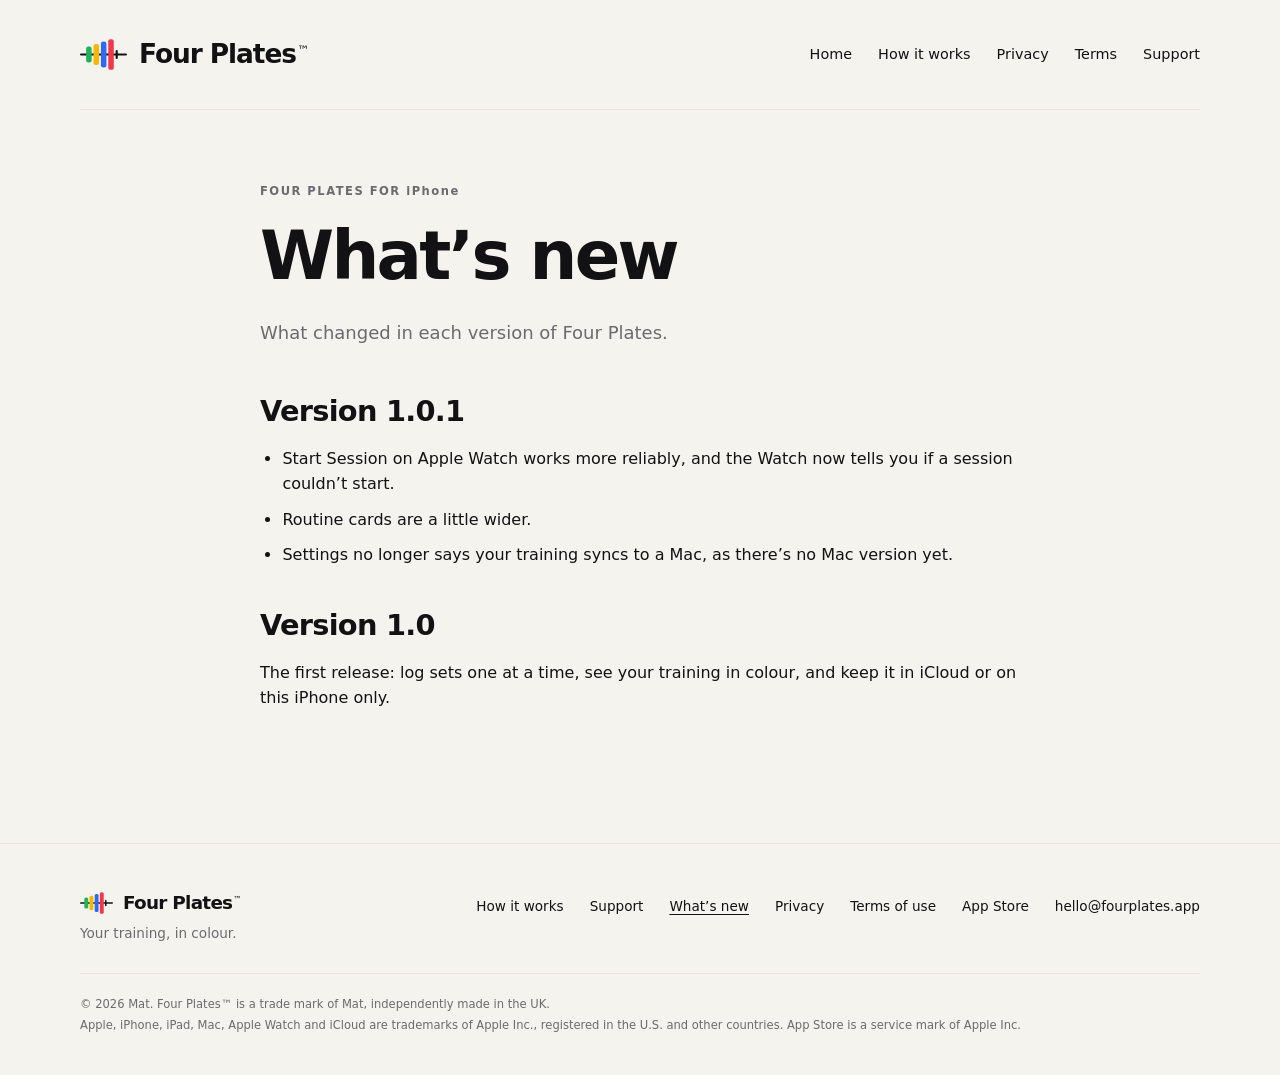
<file: whats-new.html>
<!doctype html>
<html lang="en-GB">
<head>
  <meta charset="utf-8">
  <meta name="viewport" content="width=device-width, initial-scale=1">
  <meta name="apple-itunes-app" content="app-id=6832326538">
  <meta name="color-scheme" content="light dark">
  <meta name="theme-color" content="#F5F3EE" media="(prefers-color-scheme: light)">
  <meta name="theme-color" content="#0B0B0D" media="(prefers-color-scheme: dark)">
  <title>What’s new · Four Plates</title>
  <meta name="description" content="What changed in each version of Four Plates.">
  <link rel="canonical" href="https://fourplates.app/whats-new">
  <link rel="icon" href="favicon.svg" type="image/svg+xml">
  <link rel="apple-touch-icon" href="apple-touch-icon.png">
  <link rel="stylesheet" href="style.css">
  <meta property="og:type" content="website">
  <meta property="og:site_name" content="Four Plates">
  <meta property="og:locale" content="en_GB">
  <meta property="og:title" content="What’s new in Four Plates">
  <meta property="og:description" content="What changed in each version of Four Plates.">
  <meta property="og:url" content="https://fourplates.app/whats-new">
  <meta property="og:image" content="https://fourplates.app/social-card.png">
  <meta property="og:image:width" content="1200">
  <meta property="og:image:height" content="630">
  <meta property="og:image:alt" content="The Four Plates mark, four coloured plates on a bar, above the words Four Plates: Your training, in colour.">
</head>
<body>
  <a class="skip-link" href="#main">Skip to content</a>
  <header class="site-header">
    <div class="shell">
      <a class="brand" href="./" aria-label="Four Plates home">
        <svg class="brand-mark" viewBox="0 0 153 100" aria-hidden="true">
          <rect class="sleeve" x="0" y="46.5" width="153" height="7" rx="3.5"/>
          <rect class="shoulders" x="20" y="24" width="18" height="52" rx="7.2"/>
          <rect class="chest" x="44" y="16" width="18" height="68" rx="7.2"/>
          <rect class="back" x="68" y="8" width="18" height="84" rx="7.2"/>
          <rect class="legs" x="92" y="0" width="18" height="100" rx="7.2"/>
          <rect class="sleeve" x="116" y="35" width="7" height="30" rx="3.5"/>
        </svg>
        <span>Four Plates<sup class="tm">™</sup></span>
      </a>
      <nav class="site-nav" aria-label="Main">
        <a href="./">Home</a>
        <a href="how-it-works">How it works</a>
        <a href="privacy">Privacy</a>
        <a href="terms">Terms</a>
        <a href="support">Support</a>
      </nav>
    </div>
  </header>

  <main id="main" class="shell document" tabindex="-1">
    <p class="eyebrow">Four Plates for <span class="product-name">iPhone</span></p>
    <h1>What’s new</h1>
    <p class="lede">What changed in each version of Four Plates.</p>

    <section aria-labelledby="v1-0-1">
      <h2 id="v1-0-1">Version 1.0.1</h2>
      <ul>
        <li>Start Session on Apple Watch works more reliably, and the Watch now tells you if a session couldn’t start.</li>
        <li>Routine cards are a little wider.</li>
        <li>Settings no longer says your training syncs to a Mac, as there’s no Mac version yet.</li>
      </ul>
    </section>

    <section aria-labelledby="v1-0">
      <h2 id="v1-0">Version 1.0</h2>
      <p>The first release: log sets one at a time, see your training in colour, and keep it in iCloud or on this iPhone only.</p>
    </section>
  </main>

  <footer class="site-footer">
    <div class="shell">
      <div class="footer-brand">
        <a class="brand" href="./" aria-label="Four Plates home">
          <svg class="brand-mark" viewBox="0 0 153 100" aria-hidden="true">
            <rect class="sleeve" x="0" y="46.5" width="153" height="7" rx="3.5"/>
            <rect class="shoulders" x="20" y="24" width="18" height="52" rx="7.2"/>
            <rect class="chest" x="44" y="16" width="18" height="68" rx="7.2"/>
            <rect class="back" x="68" y="8" width="18" height="84" rx="7.2"/>
            <rect class="legs" x="92" y="0" width="18" height="100" rx="7.2"/>
            <rect class="sleeve" x="116" y="35" width="7" height="30" rx="3.5"/>
          </svg>
          <span>Four Plates<sup class="tm">™</sup></span>
        </a>
        <p>Your training, in colour.</p>
      </div>
      <nav aria-label="Footer">
        <a href="how-it-works">How it works</a>
        <a href="support">Support</a>
        <a href="whats-new" aria-current="page">What’s new</a>
        <a href="privacy">Privacy</a>
        <a href="terms">Terms of use</a>
        <a href="https://apps.apple.com/app/id6832326538">App Store</a>
        <a href="mailto:hello@fourplates.app">hello@fourplates.app</a>
      </nav>
      <div class="credits">
        <p>© 2026 Mat. Four Plates™ is a trade mark of Mat, independently made in the UK.</p>
        <p>Apple, iPhone, iPad, Mac, Apple Watch and iCloud are trademarks of Apple Inc., registered in the U.S. and other countries. App Store is a service mark of Apple Inc.</p>
      </div>
    </div>
  </footer>
</body>
</html>
</file>
<file: style.css>
:root {
  color-scheme: light dark;
  --canvas: #F5F3EE;
  --card: #FFFFFF;
  --ink: #121214;
  --inkSecondary: #6B6A70;
  --hairline: #E7E4DD;
  --legs: #F0384B;
  --back: #2C6BF2;
  --chest: #F5B700;
  --shoulders: #1FB25A;
  --arms: #8A4DF0;
  --core: #FF7A1A;
  --other: #8E8C93;
  --body-font: -apple-system, BlinkMacSystemFont, system-ui, sans-serif;
  /* Big numbers are rounded, as in the app (docs/brand.md § Type). */
  --number-font: ui-rounded, -apple-system, BlinkMacSystemFont, system-ui, sans-serif;
}

@media (prefers-color-scheme: dark) {
  :root {
    --canvas: #0B0B0D;
    --card: #18181B;
    --ink: #F5F3EE;
    --inkSecondary: #9B9AA1;
    --hairline: #2A2A2F;
    --legs: #FF4D5E;
    --back: #4C86FF;
    --chest: #FFC933;
    --shoulders: #34D17A;
    --arms: #A274FF;
    --core: #FF9142;
    --other: #77767C;
  }
}

* { box-sizing: border-box; }
html { scroll-padding-top: 1.5rem; background: var(--canvas); }
body { margin: 0; background: var(--canvas); color: var(--ink); font-family: var(--body-font); font-size: 1rem; line-height: 1.6; text-size-adjust: 100%; }
a { color: var(--ink); text-underline-offset: 0.22em; text-decoration-thickness: 1px; }
a:hover { text-decoration-thickness: 2px; }
a:focus-visible { outline: 2px solid var(--ink); outline-offset: 5px; border-radius: 2px; }
p { margin: 0 0 1rem; }
h1, h2, h3 { line-height: 1.1; letter-spacing: -0.04em; text-wrap: balance; }
h1 { margin: 0 0 1.5rem; font-size: clamp(3rem, 7.5vw, 6.1rem); font-weight: 760; }
h2 { margin: 0 0 1.25rem; font-size: clamp(2rem, 3.8vw, 3rem); font-weight: 720; }
h3 { font-size: 1.15rem; letter-spacing: -0.02em; }
.shell { width: min(1120px, calc(100% - 80px)); margin-inline: auto; }
.skip-link { position: absolute; top: 0.75rem; left: 1rem; padding: 0.6rem 1rem; z-index: 10; background: var(--ink); color: var(--canvas); opacity: 0; pointer-events: none; }
.skip-link:focus { opacity: 1; pointer-events: auto; }
.site-header > .shell { min-height: 110px; display: flex; align-items: center; justify-content: space-between; gap: 1rem; border-bottom: 1px solid var(--hairline); }
.brand { display: inline-flex; align-items: center; gap: 12px; font-size: 1.65rem; font-weight: 750; letter-spacing: -0.04em; text-decoration: none; }
.brand-mark { display: block; width: 47px; height: 31px; }
.site-nav, .site-footer nav { display: flex; align-items: center; gap: 26px; flex-wrap: wrap; }
.site-nav a { padding-block: 10px; font-size: 0.9rem; text-decoration: none; }
.site-nav a:hover { text-decoration: underline; text-decoration-thickness: 1px; }
.site-nav a[aria-current="page"] { text-decoration: underline; text-decoration-thickness: 2px; font-weight: 650; }
/* Apple asks for iPhone never to be set in capitals, so uppercase labels leave it alone. */
.product-name { text-transform: none; }
.hero { display: grid; grid-template-columns: 1fr 1fr; align-items: center; gap: 70px; padding-block: 88px 100px; }
.eyebrow { margin-bottom: 1.25rem; color: var(--inkSecondary); font-size: 0.72rem; font-weight: 650; letter-spacing: 0.13em; text-transform: uppercase; }
.lede { font-size: 1.125rem; line-height: 1.65; color: var(--inkSecondary); }
.hero-copy .lede { max-width: 440px; }
.small { margin-top: 0.7rem; color: var(--inkSecondary); font-size: 0.8rem; }
.store-badge-placeholder { text-decoration: none;  display: inline-flex; flex-direction: column; padding: 10px 24px 12px; margin-top: 1.25rem; color: var(--canvas); background: var(--ink); border-radius: 12px; line-height: 1.1; }
.store-badge-placeholder span { font-size: 0.75rem; margin-bottom: 3px; }
.store-badge-placeholder strong { font-size: 1.5rem; font-weight: 600; letter-spacing: -0.03em; }
.week-preview { margin: 0; padding: 32px; background: var(--card); border-radius: 28px; }
.week-heading { display: flex; align-items: baseline; justify-content: space-between; gap: 12px; }
.week-heading .eyebrow { margin: 0; }
.week-total { white-space: nowrap; font-size: 0.9rem; color: var(--inkSecondary); }
.week-total strong { font-family: var(--number-font); font-size: 2.75rem; color: var(--ink); font-weight: 800; margin-right: 3px; line-height: 1; }
.week-bar { display: block; width: 100%; height: auto; margin-block: 36px 24px; }
.week-bar rect { stroke: var(--inkSecondary); stroke-width: 1.5; vector-effect: non-scaling-stroke; }
.sleeve { fill: var(--ink); }
.empty-plate { fill: var(--hairline); }
.legs { fill: var(--legs); background: var(--legs); }
.back { fill: var(--back); background: var(--back); }
.chest { fill: var(--chest); background: var(--chest); }
.shoulders { fill: var(--shoulders); background: var(--shoulders); }
.day-label { fill: var(--inkSecondary); font-size: 17px; font-family: var(--body-font); }
.muscle-key { list-style: none; padding: 0; margin: 0 0 18px; display: flex; gap: 10px 16px; flex-wrap: wrap; font-size: 0.75rem; }
.muscle-key li { display: flex; gap: 6px; align-items: center; }
.dot { width: 8px; height: 8px; border-radius: 50%; flex: 0 0 auto; }
figcaption { font-size: 0.82rem; line-height: 1.55; color: var(--inkSecondary); }
.feature-section { padding-block: 70px 90px; border-top: 1px solid var(--hairline); }
.section-intro { max-width: 620px; margin-bottom: 36px; }
.section-intro > p:last-child, .switch-section > p:not(.eyebrow) { color: var(--inkSecondary); max-width: 600px; }
.comparison { border-collapse: collapse; table-layout: fixed; width: 100%; font-size: 0.95rem; }
.comparison caption { color: var(--inkSecondary); font-size: 0.8rem; text-align: left; margin-bottom: 12px; }
.comparison .feature-column { width: 46%; }
.comparison th, .comparison td { padding: 19px 20px; border-bottom: 1px solid var(--hairline); text-align: left; vertical-align: top; overflow-wrap: break-word; }
.comparison thead { background: var(--card); }
.comparison thead th { font-size: 0.85rem; }
.comparison tbody th { font-weight: 500; }
.comparison td { color: var(--inkSecondary); }
.pricing { display: grid; grid-template-columns: repeat(3, 1fr); gap: 32px; padding-top: 44px; }
.pricing > div { border-top: 2px solid var(--ink); padding-top: 8px; }
.pricing h3 { margin-block: 16px; }
.price { font-family: var(--number-font); font-size: 2rem; font-weight: 750; letter-spacing: -0.03em; line-height: 1.25; }
.price span { font-family: var(--body-font); font-size: 0.85rem; letter-spacing: 0; font-weight: 400; color: var(--inkSecondary); }
.pricing > div > p:last-child { color: var(--inkSecondary); font-size: 0.9rem; }
.pricing-note { color: var(--inkSecondary); font-size: 0.82rem; margin-top: 20px; max-width: 740px; }
.switch-section { padding-block: 80px 100px; border-top: 1px solid var(--hairline); }
.switch-section h2 { max-width: 800px; }
.text-link { display: inline-block; font-size: 0.95rem; margin-top: 8px; }
.text-link span { padding-left: 8px; }
.document { max-width: 760px; padding-block: 72px 90px; }
.document h1 { font-size: clamp(2.6rem, 6vw, 4.2rem); }
.document .lede { margin-bottom: 48px; }
.document section { margin-block: 42px; }
.document h2 { font-size: clamp(1.4rem, 3vw, 1.8rem); letter-spacing: -0.025em; margin-bottom: 18px; }
.document h3 { font-size: 1.1rem; }
.document li { margin-bottom: 10px; }
.document ul, .document ol { padding-left: 1.4rem; }
.contents { margin-block: 8px 56px; padding: 24px 28px; background: var(--card); border-radius: 22px; }
.contents .eyebrow { margin-bottom: 12px; }
.document .contents ol { list-style: none; margin: 0; padding: 0; columns: 2; column-gap: 32px; }
.document .contents li { margin: 0; break-inside: avoid; }
.contents a { display: block; padding-block: 5px; font-size: 0.92rem; line-height: 1.4; text-decoration: none; }
.contents a:hover { text-decoration: underline; }
.notice { padding: 28px; border: 1px solid var(--inkSecondary); border-radius: 20px; background: var(--card); }
.notice p:last-child { margin-bottom: 0; }
.placeholder { padding: 16px 20px; border: 1px dashed var(--inkSecondary); border-radius: 12px; color: var(--inkSecondary); overflow-wrap: anywhere; }
.site-footer { border-top: 1px solid var(--hairline); }
.site-footer > .shell { display: grid; grid-template-columns: auto 1fr; align-items: start; gap: 28px 40px; padding-block: 44px 40px; font-size: 0.85rem; }
.site-footer p { margin: 0; color: var(--inkSecondary); }
.footer-brand { display: flex; flex-direction: column; gap: 6px; }
.footer-brand .brand { gap: 10px; font-size: 1.15rem; }
.footer-brand .brand-mark { width: 33px; height: 22px; }
.site-footer nav { justify-content: flex-end; gap: 6px 26px; }
.site-footer nav a { padding-block: 8px; text-decoration: none; }
.site-footer nav a:hover, .site-footer nav a[aria-current="page"] { text-decoration: underline; }
.site-footer .credits { grid-column: 1 / -1; padding-top: 22px; border-top: 1px solid var(--hairline); font-size: 0.72rem; line-height: 1.5; }
.site-footer .credits p + p { margin-top: 4px; }

@media (max-width: 850px) {
  .hero { gap: 32px; padding-block: 60px 70px; }
  .week-preview { padding: 24px; }
  .week-heading { align-items: flex-start; flex-direction: column; gap: 10px; }
  .week-total { margin: 0; }
  .pricing { gap: 20px; }
  .price { font-size: 1.7rem; }
}

@media (max-width: 620px) {
  .shell { width: calc(100% - 40px); }
  .site-header > .shell { align-items: flex-start; justify-content: center; flex-direction: column; gap: 8px; padding-block: 22px 12px; }
  .site-nav { gap: 22px; width: 100%; justify-content: space-between; }
  .site-nav a { font-size: 0.8rem; }
  .hero { grid-template-columns: 1fr; gap: 36px; padding-block: 44px 60px; }
  h1 { font-size: clamp(3rem, 11.8vw, 4.4rem); }
  .hero-copy .lede { max-width: none; }
  .lede { font-size: 1rem; }
  .week-heading { flex-direction: row; align-items: baseline; }
  .week-heading .eyebrow { white-space: nowrap; }
  .week-total { font-size: 0.8rem; }
  .week-total strong { font-size: 2.2rem; }
  .week-preview { padding: 22px; border-radius: 22px; }
  .week-bar { margin-block: 28px 20px; }
  .day-label { font-size: 24px; }
  .feature-section, .switch-section { padding-block: 48px 56px; }
  .comparison { font-size: 0.78rem; }
  .comparison .feature-column { width: 40%; }
  .comparison th, .comparison td { padding: 14px 8px; }
  .comparison th:first-child { padding-left: 0; }
  .comparison thead th { font-size: 0.72rem; }
  .comparison tbody th { font-weight: 550; }
  .pricing { grid-template-columns: 1fr; gap: 16px; padding-top: 30px; }
  .pricing h3 { margin-block: 12px; }
  .price { font-size: 2rem; }
  .document { padding-block: 44px 56px; }
  .document .lede { margin-bottom: 32px; }
  .notice { padding: 22px; }
  .contents { padding: 20px 22px; margin-bottom: 40px; }
  .document .contents ol { columns: 1; }
  .site-footer > .shell { grid-template-columns: 1fr; gap: 18px; padding-block: 32px 28px; }
  .site-footer nav { justify-content: flex-start; gap: 0 22px; }
  .site-footer .credits { padding-top: 18px; }
}

/* Product copy sections share the site’s type, ink and card colours. */
.logging-section, .questions-section { padding-block: 70px 90px; border-top: 1px solid var(--hairline); }
.feature-grid { display: grid; grid-template-columns: repeat(3, minmax(0, 1fr)); gap: 24px; }
.feature-grid article { padding: 24px; background: var(--card); border-radius: 22px; }
.feature-grid h3, .questions h3 { margin: 0 0 12px; line-height: 1.3; }
.feature-grid p, .questions p { color: var(--inkSecondary); margin: 0; }
.questions { display: grid; grid-template-columns: repeat(3, minmax(0, 1fr)); gap: 28px; }
@media (max-width: 850px) {
  .feature-grid, .questions { grid-template-columns: 1fr; gap: 20px; }
}
@media (max-width: 620px) {
  .logging-section, .questions-section { padding-block: 48px 56px; }
  .feature-grid article { padding: 22px; }
}

.how-section > .text-link { margin-top: 24px; }

/* App screens from the app's own captures (tools/update-screens.sh). The rounded corners are the
   display's own; the hairline keeps a screen's edge in view on a canvas of the same colour. */
.screens-section { padding-block: 70px 90px; border-top: 1px solid var(--hairline); }
.screens-heading { margin: 0 0 20px; font-size: 1rem; letter-spacing: -0.01em; }
.screens { display: grid; grid-template-columns: repeat(4, minmax(0, 1fr)); gap: 32px; margin-bottom: 56px; }
.screens:last-child { margin-bottom: 0; }
.screens figure { margin: 0; display: flex; flex-direction: column; gap: 14px; }
.screens picture, .watch-frame { display: block; }
.phone-screen, .watch-screen { display: block; width: 100%; height: auto; box-shadow: 0 0 0 1px var(--hairline), 0 18px 40px -24px rgb(0 0 0 / 0.35); }
.phone-screen { border-radius: 13.7% / 6.3%; }
.watch-screen { border-radius: 22.9% / 18.8%; }
/* The Watch sits where a phone's screen would, centred in the same height. */
.watch-frame { aspect-ratio: 640 / 1391; display: flex; align-items: center; justify-content: center; }
.watch-frame .watch-screen { width: 82%; }
.screens figcaption { font-size: 0.88rem; }
@media (max-width: 850px) {
  .screens { grid-template-columns: repeat(2, minmax(0, 1fr)); gap: 28px 20px; }
}
@media (max-width: 620px) {
  .screens-section { padding-block: 48px 56px; }
  .screens { gap: 24px 16px; margin-bottom: 40px; }
  .screens figcaption { font-size: 0.8rem; }
}
.tm { font-size: 0.45em; font-weight: 500; vertical-align: super; line-height: 0; margin-left: 0.1em; }
</file>
